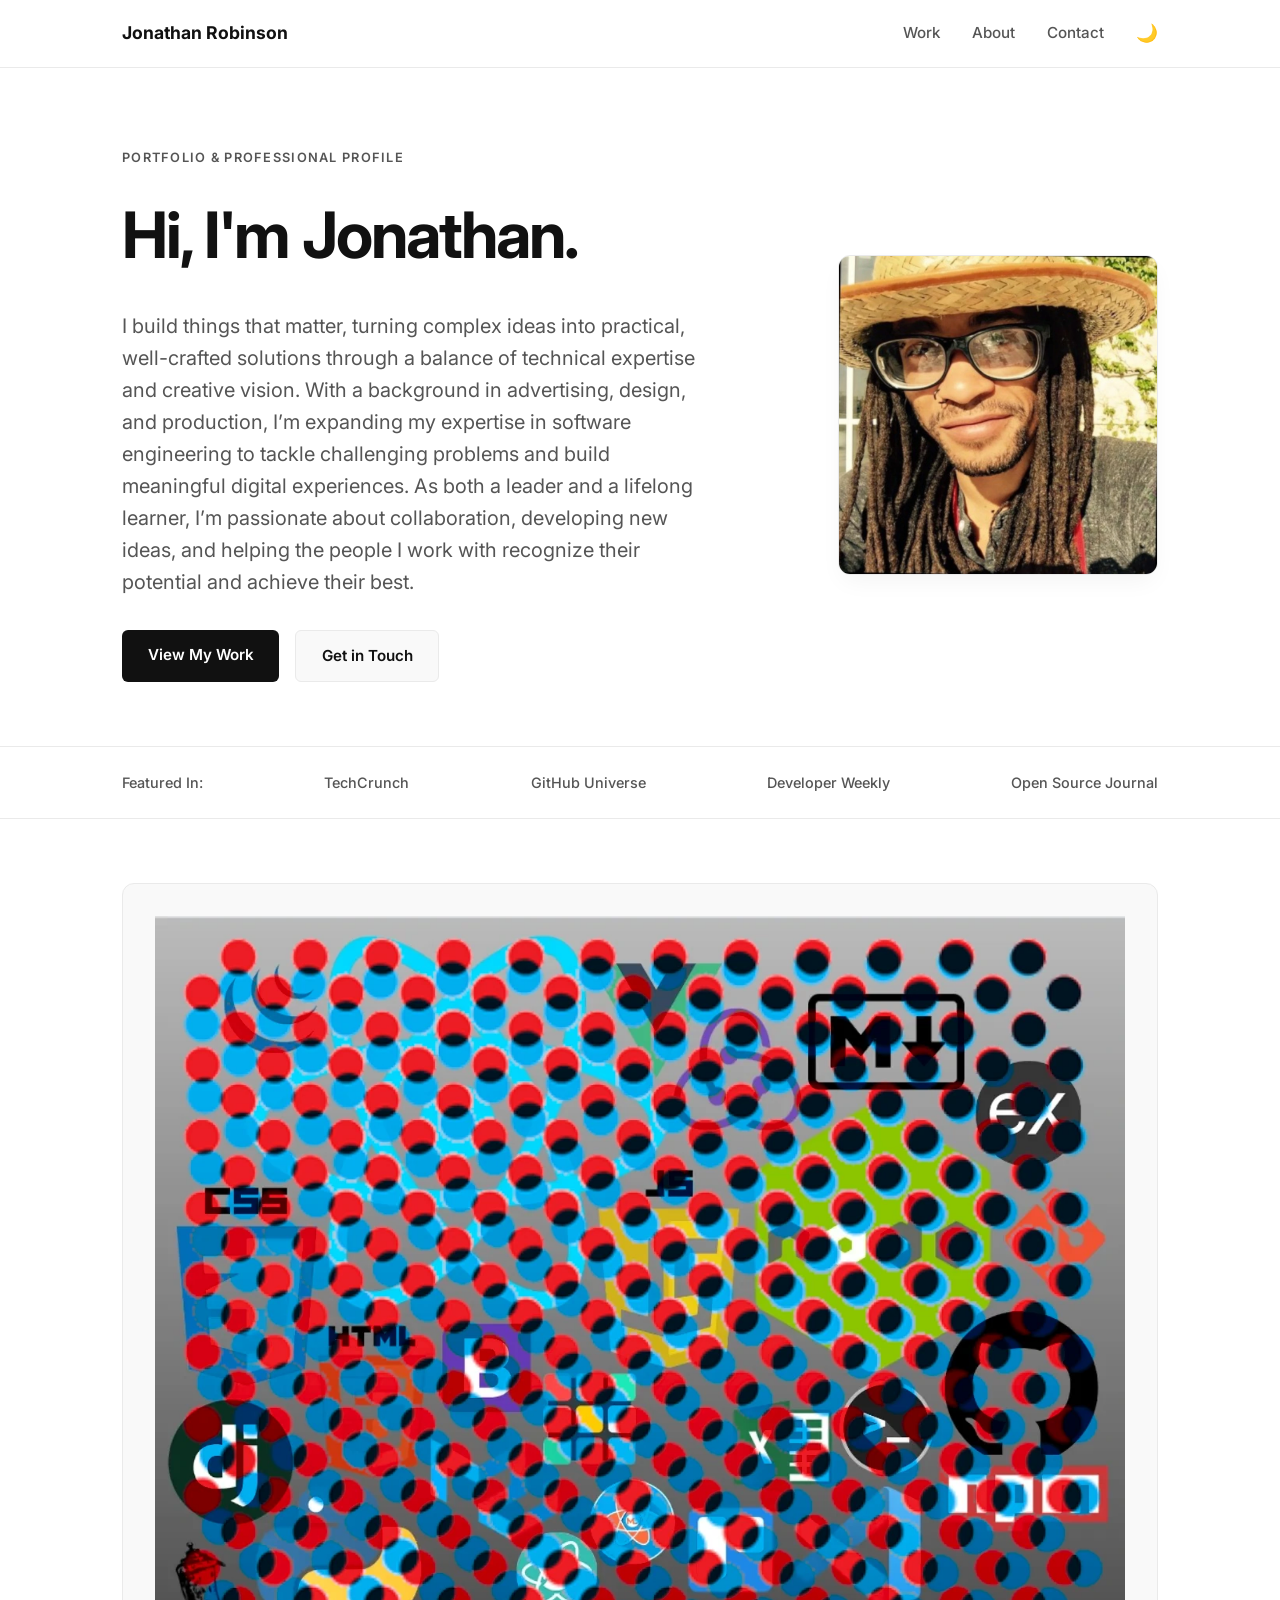
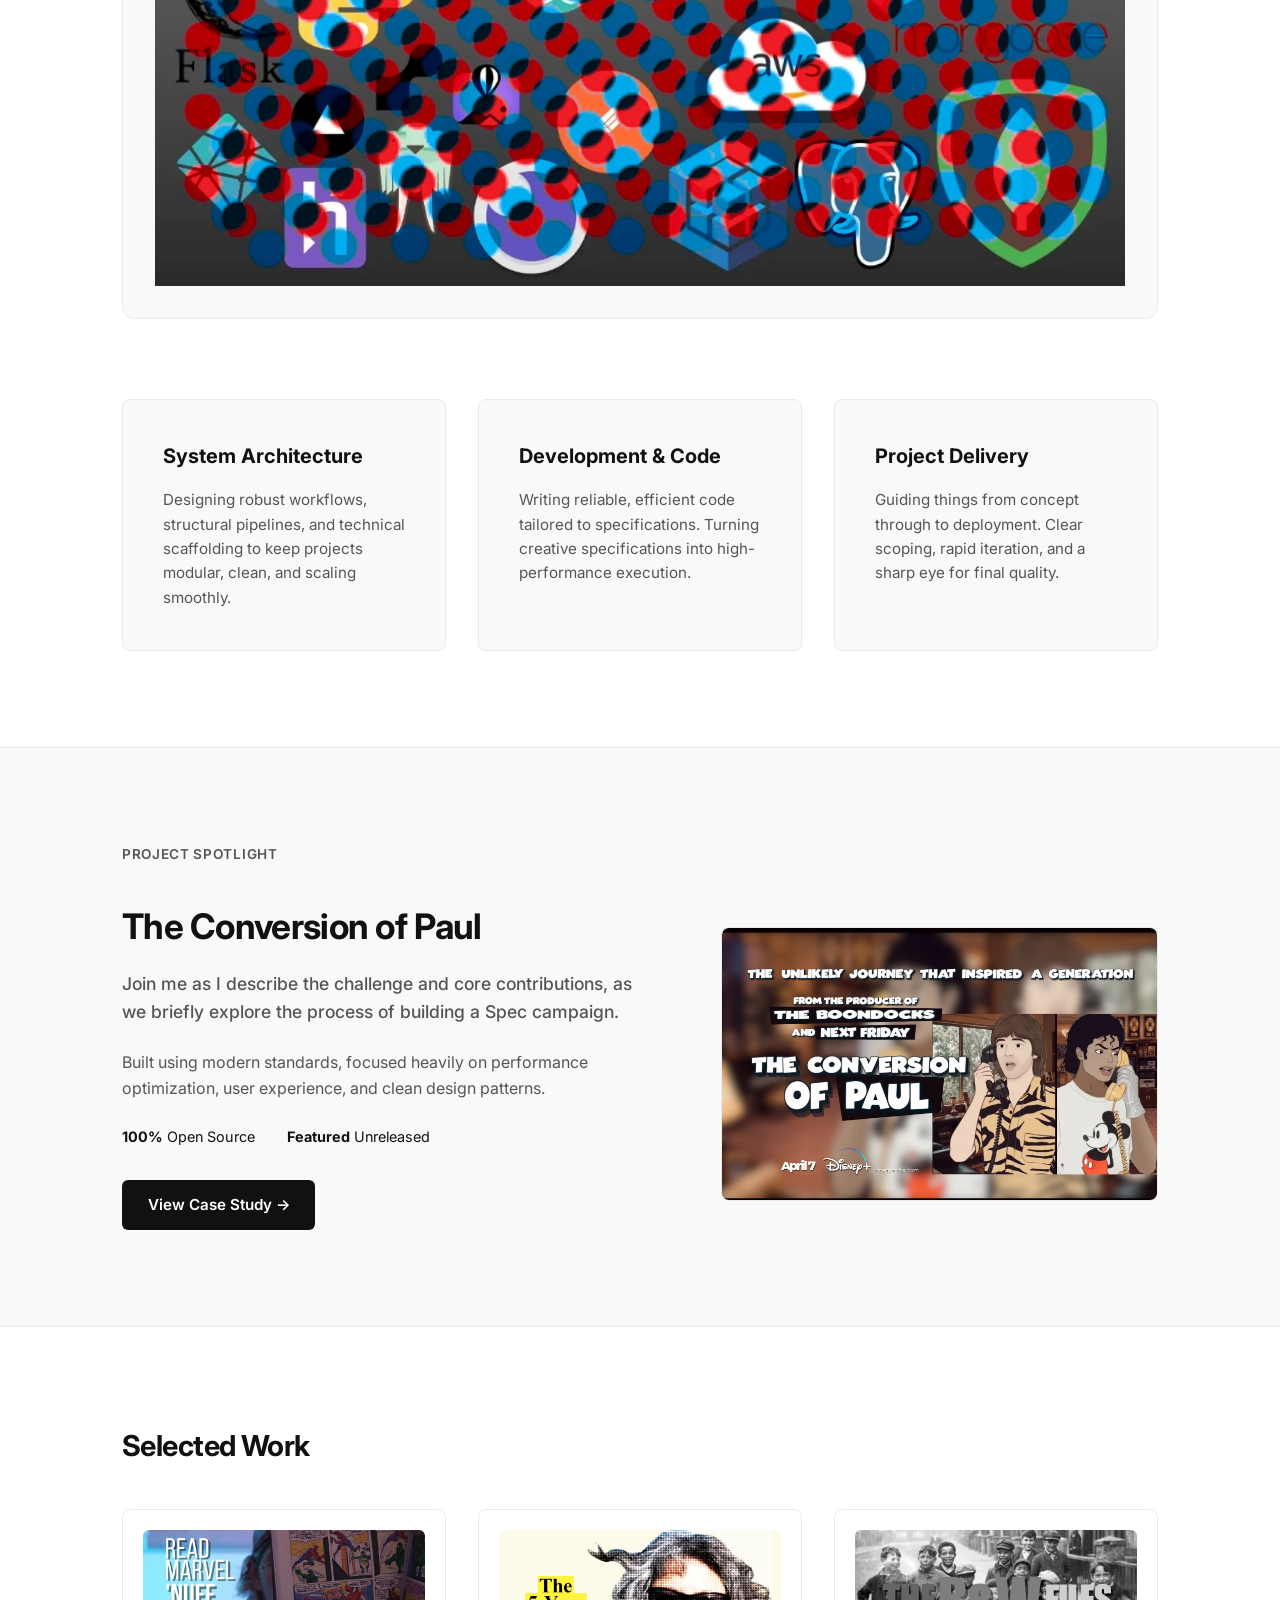
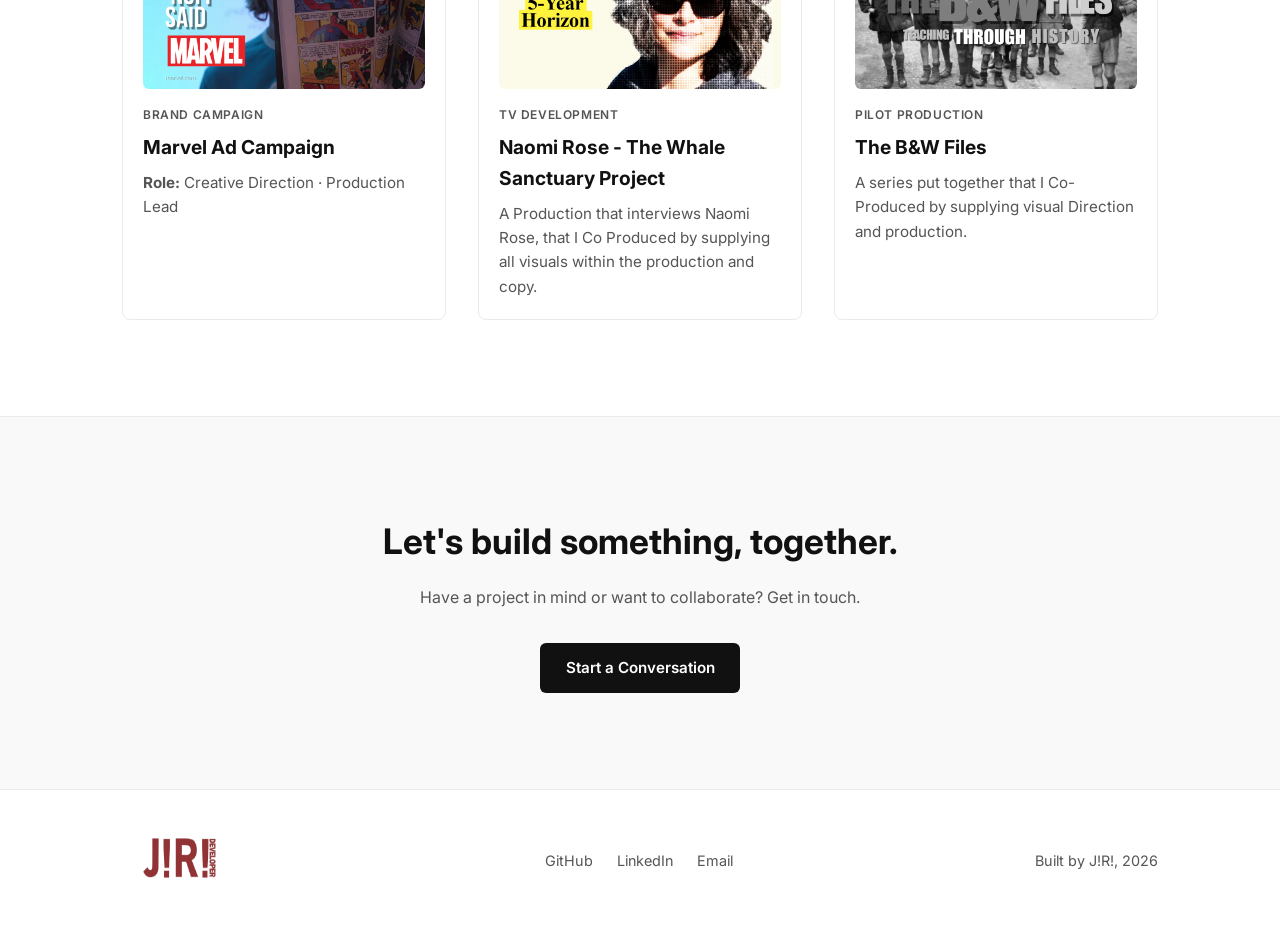
<file: index.html>
<!DOCTYPE html>
<html lang="en">
<head>
    <meta charset="UTF-8">
    <meta name="viewport" content="width=device-width, initial-scale=1.0">
    <title>Jonathan Robinson — Portfolio</title>
    <link rel="icon" type="image/png" href="favicon.png">
    <link rel="stylesheet" href="style.css">
    <link rel="preconnect" href="https://fonts.googleapis.com">
    <link rel="preconnect" href="https://fonts.gstatic.com" crossorigin>
    <link href="https://fonts.googleapis.com/css2?family=Inter:wght@300;400;500;600;700&display=swap" rel="stylesheet">
</head>
<body>

    <!-- Header / Navigation -->
    <header class="site-header">
        <div class="container nav-container">
            <a href="#" class="logo">Jonathan Robinson</a>
            <nav class="nav-links">
                <a href="work.html">Work</a>
                <a href="#about">About</a>
                <a href="#contact" class="nav-cta">Contact</a>
                <button id="theme-toggle" aria-label="Toggle dark mode">🌙</button>
            </nav>
        </div>
    </header>

    <main>
        <!-- Hero Section -->
        <section class="hero">
            <div class="container hero-container">
                <div class="hero-text">
                    <span class="sub-headline">Portfolio & Professional Profile</span>
                    <h1>Hi, I'm Jonathan.</h1>
                    <p class="hero-description">
                        I build things that matter, turning complex ideas into practical, well-crafted solutions through a balance of technical expertise and creative vision. With a background in advertising, design, and production, I’m expanding my expertise in software engineering to tackle challenging problems and build meaningful digital experiences. As both a leader and a lifelong learner, I’m passionate about collaboration, developing new ideas, and helping the people I work with recognize their potential and achieve their best.
                    </p>
                    <div class="hero-actions">
                        <a href="work.html" class="btn btn-primary">View My Work</a>
                        <a href="#contact" class="btn btn-secondary">Get in Touch</a>
                    </div>
                </div>

                <div class="hero-image">
                    <img src="profile.webp" alt="Jonathan Robinson" width="320" height="320">
                </div>
            </div>
        </section>

        <!-- Featured In Strip -->
        <section class="press-strip">
            <div class="container press-logos">
                <span>Featured In:</span>
                <span>TechCrunch</span>
                <span>GitHub Universe</span>
                <span>Developer Weekly</span>
                <span>Open Source Journal</span>
            </div>
        </section>
        <!-- Large Square Presentation Showcase (Image Only) -->
        <section class="presentation-showcase container">
            <div class="presentation-card">
                <div class="presentation-image-full">
                    <img src="1eyetest2.webp" alt="Featured Presentation Showcase" width="1000" height="1000">
                </div>
            </div>
        </section>

        <!-- Core Focus Areas -->
        <section class="services container">
            <div class="service-card">
                <h3>System Architecture</h3>
                <p>Designing robust workflows, structural pipelines, and technical scaffolding to keep projects modular, clean, and scaling smoothly.</p>
            </div>
            <div class="service-card">
                <h3>Development & Code</h3>
                <p>Writing reliable, efficient code tailored to specifications. Turning creative specifications into high-performance execution.</p>
            </div>
            <div class="service-card">
                <h3>Project Delivery</h3>
                <p>Guiding things from concept through to deployment. Clear scoping, rapid iteration, and a sharp eye for final quality.</p>
            </div>
        </section>

        <!-- Project Spotlight -->
        <section id="work" class="spotlight-section">
            <div class="container">
                <div class="section-tag">Project Spotlight</div>
                <div class="spotlight-grid">
                    <div class="spotlight-content">
                        <h2>The Conversion of Paul</h2>
                        <p class="spotlight-lead">
                            Join me as I describe the challenge and core contributions, as we briefly explore the process of building a Spec campaign.
                        </p>
                        <p>
                            Built using modern standards, focused heavily on performance optimization, user experience, and clean design patterns.
                        </p>
                        <div class="spotlight-stats">
                            <div><strong>100%</strong> Open Source</div>
                            <div><strong>Featured</strong> Unreleased</div>
                        </div>
                        <a href="https://github.com" target="_blank" class="btn btn-primary">View Case Study &rarr;</a>
                    </div>
                    <div class="spotlight-visual">
    <a href="work/conversion-of-paul.html" title="View The Conversion of Paul case study">
        <img src="1.conversion-of-paul-hero.webp" alt="The Conversion of Paul Preview" class="spotlight-img" width="600" height="375">
    </a>
</div>
                </div>
            </div>
        </section>

        
<!-- Selected Work Grid -->
<section class="selected-work container">
    <h3>Selected Work</h3>
    <div class="work-grid">

        <!-- Card 1: Marvel Ad Campaign -->
        <div class="work-item">
            <a href="work/marvelad.html" class="work-thumb-link">
                <img src="1-1.marvel Hero.webp"
                     alt="Marvel Campaign"
                     class="work-thumb-img"
                     width="400"
                     height="225">
            </a>
            <span class="work-category">Brand Campaign</span>
            <h4>
                <a href="work/marvelad.html">Marvel Ad Campaign</a>
            </h4>
            <p><strong>Role:</strong> Creative Direction · Production Lead</p>
        </div>

        <!-- Card 2: Naomi Rose -->
        <div class="work-item">
            <a href="work/project-two.html" class="work-thumb-link">
                <img src="hero 5 year horizon.webp"
                     alt="Project Two Preview"
                     class="work-thumb-img"
                     width="400"
                     height="225">
            </a>
            <span class="work-category">TV Development</span>
            <h4>
                <a href="work/project-two.html">Naomi Rose - The Whale Sanctuary Project</a>
            </h4>
            <p>A Production that interviews Naomi Rose, that I Co Produced by supplying all visuals within the production and copy.</p>
        </div>

        <!-- Card 3: The B&W Files -->
        <div class="work-item">
            <a href="work/project-three.html" class="work-thumb-link">
                <img src="hero the b&wfiles.webp"
                     alt="Project Three Preview"
                     class="work-thumb-img"
                     width="400"
                     height="225">
            </a>
            <span class="work-category">Pilot Production</span>
            <h4>
                <a href="work/project-three.html">The B&W Files</a>
            </h4>
            <p>A series put together that I Co-Produced by supplying visual Direction and production.</p>
        </div>

    </div>
</section>


        <!-- Contact Section -->
        <section id="contact" class="contact-section">
            <div class="container text-center">
                <h2>Let's build something, together.</h2>
                <p>Have a project in mind or want to collaborate? Get in touch.</p>
                <a href="mailto:jonathan.robinson33@yahoo.com" class="btn btn-primary">Start a Conversation</a>
            </div>
        </section>
    </main>

    <!-- Footer -->
<footer class="site-footer">
    <div class="container footer-flex">
        <!-- Logo replacement linked back to top/home -->
        <a href="#" class="footer-logo-link" title="Back to top">
            <img src="logo_front_JRR.webp" alt="Jonathan Robinson Logo" class="footer-logo-img" width="120" height="40">
        </a>
        <div class="social-links">
            <a href="https://github.com" target="_blank">GitHub</a>
            
<a href="https://www.linkedin.com/in/jonathan-robinson-a036a957/" target="_blank" rel="noopener noreferrer">LinkedIn</a>

            <a href="mailto:jonathan.robinson33@yahoo.com">Email</a>
        </div>
        <p class="copyright">Built by J!R!, 2026</p>
    </div>
</footer>

    <script>
        const toggleBtn = document.getElementById('theme-toggle');
        toggleBtn.addEventListener('click', () => {
            document.body.classList.toggle('dark-mode');
            toggleBtn.textContent = document.body.classList.contains('dark-mode') ? '☀️' : '🌙';
        });
    </script>
</body>
</html>
</file>
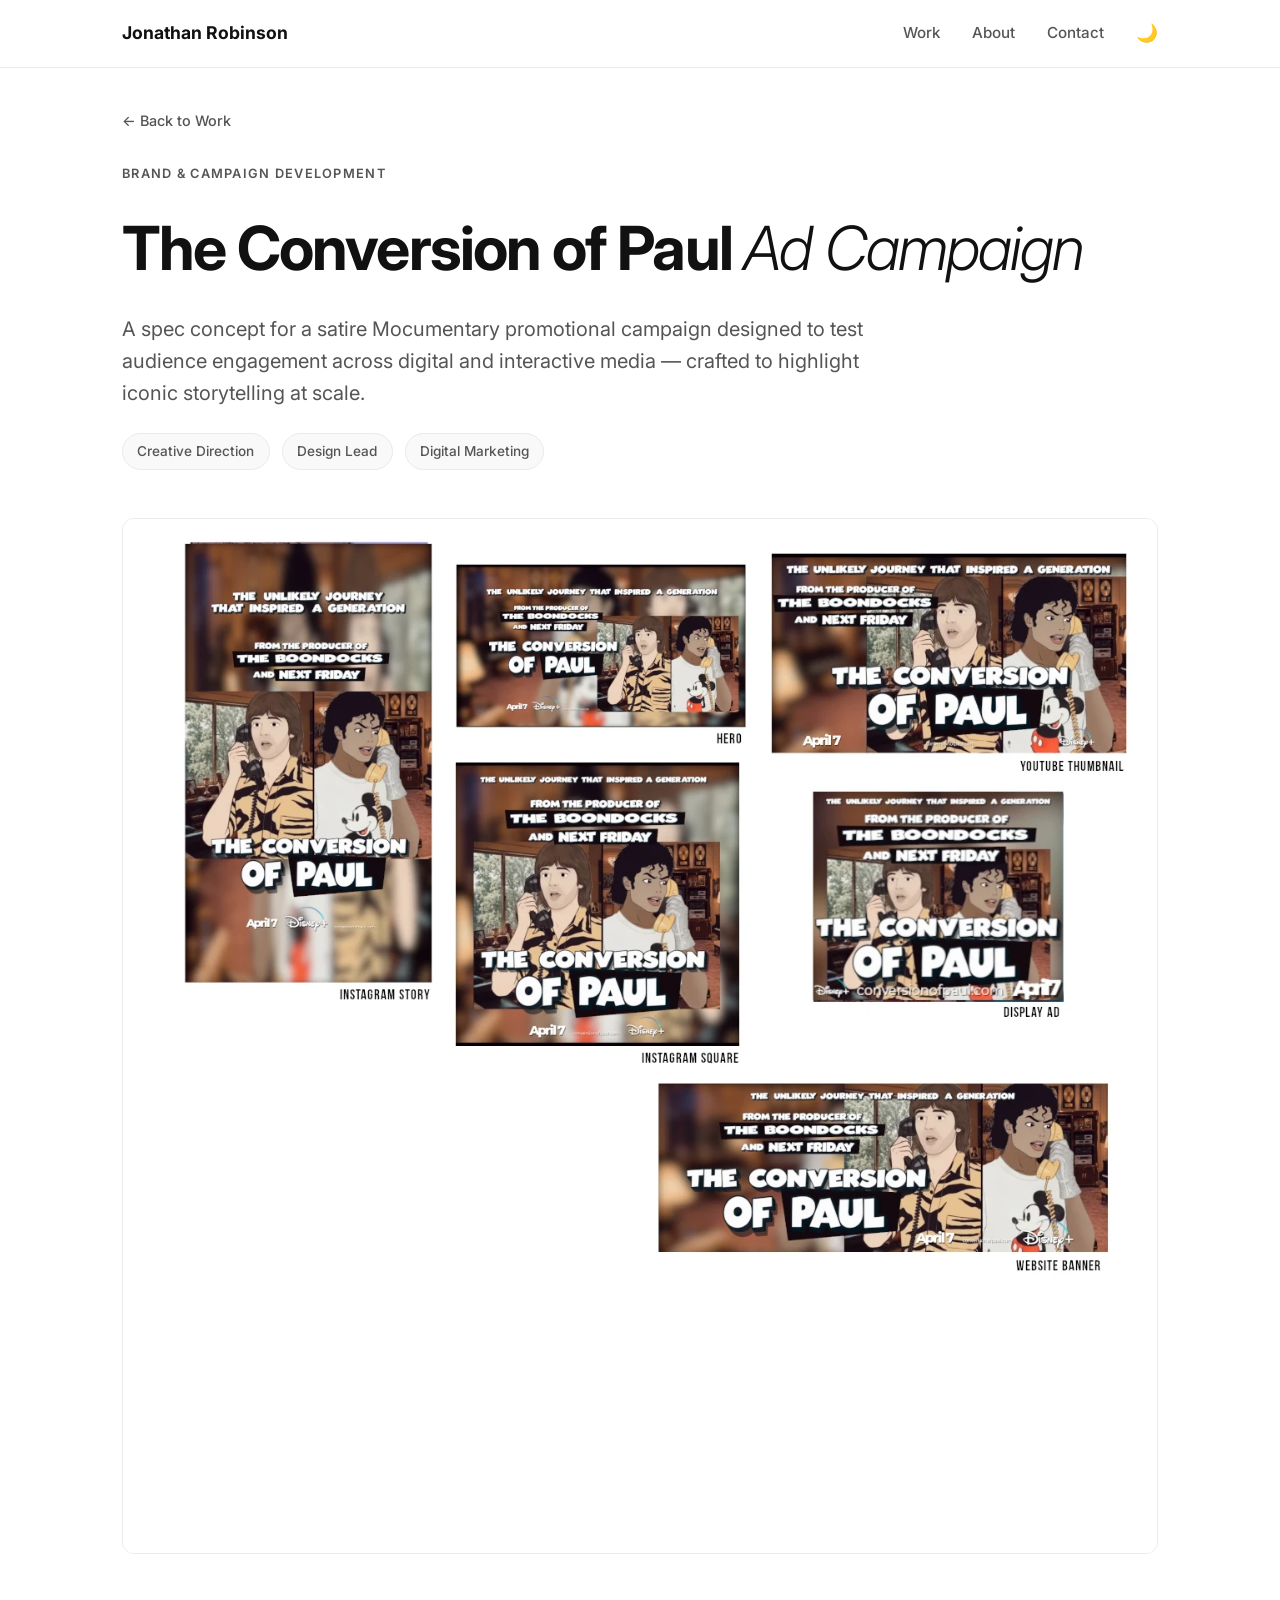
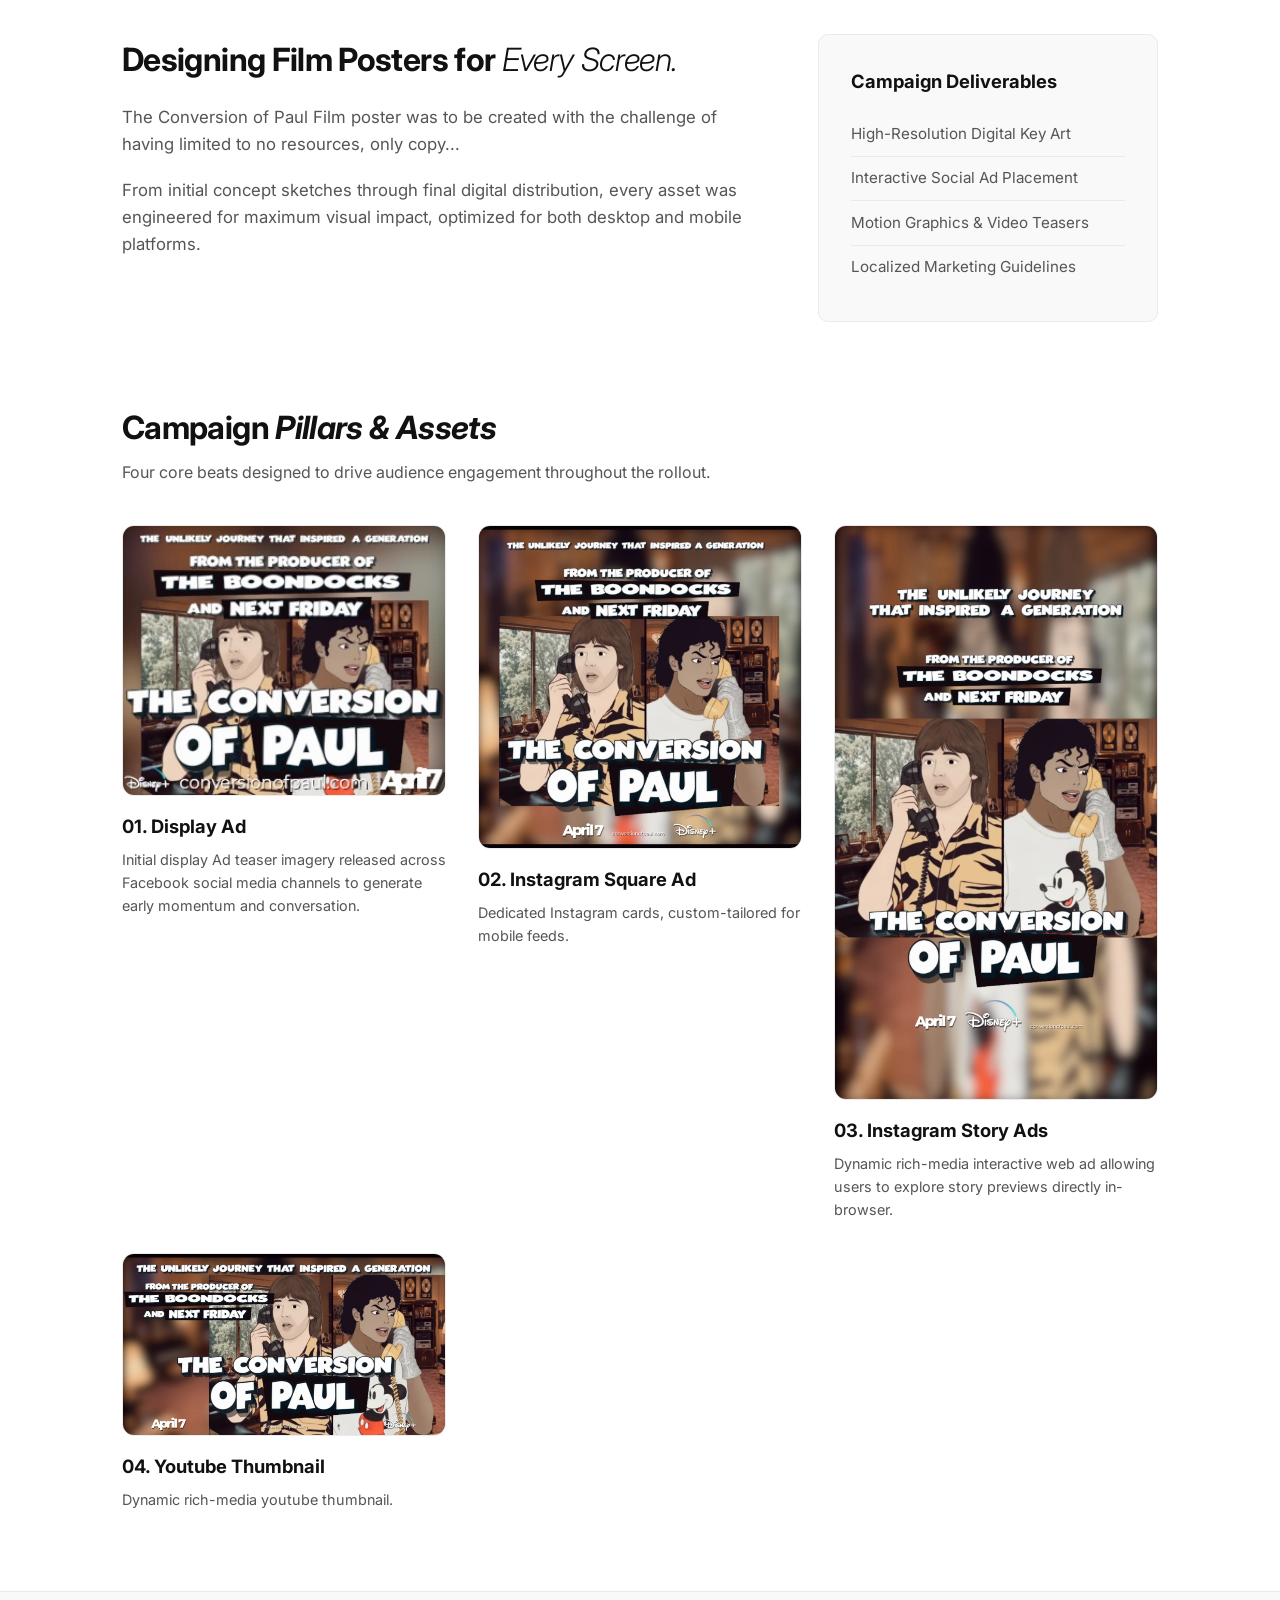
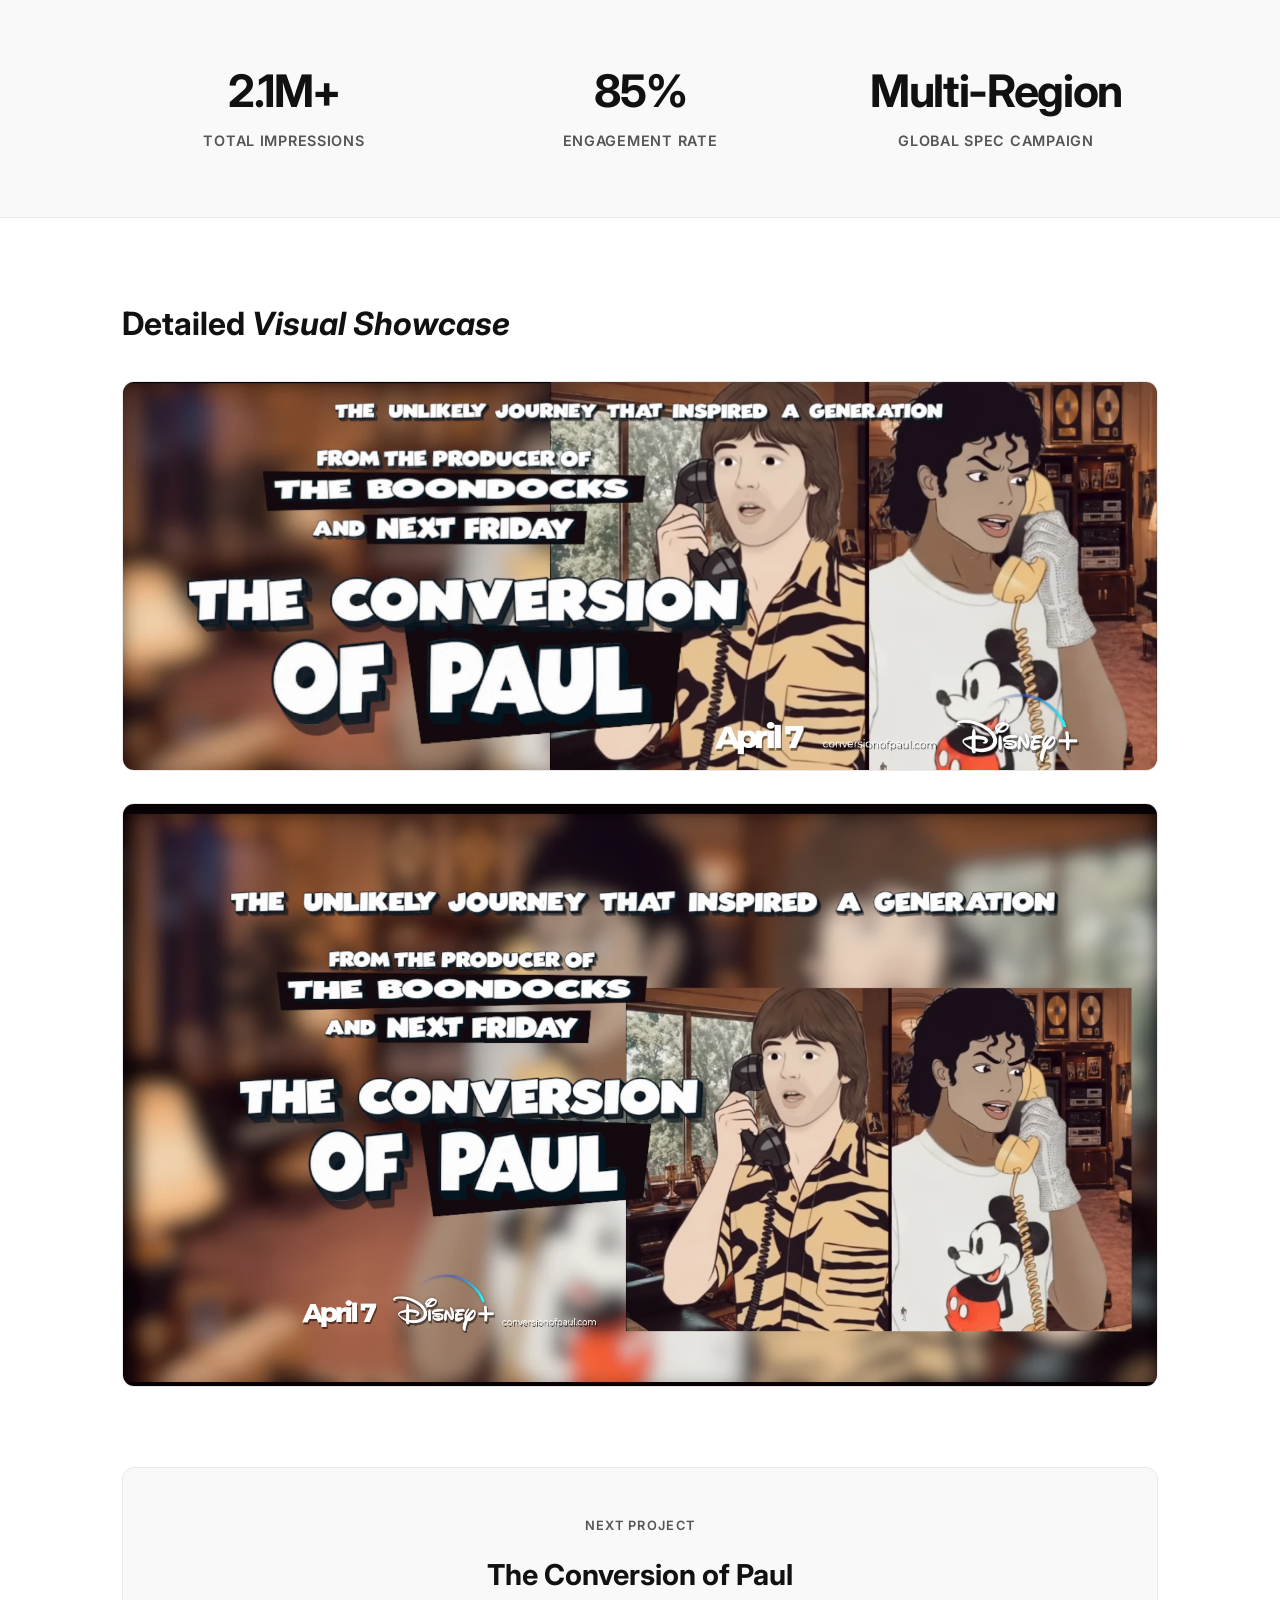
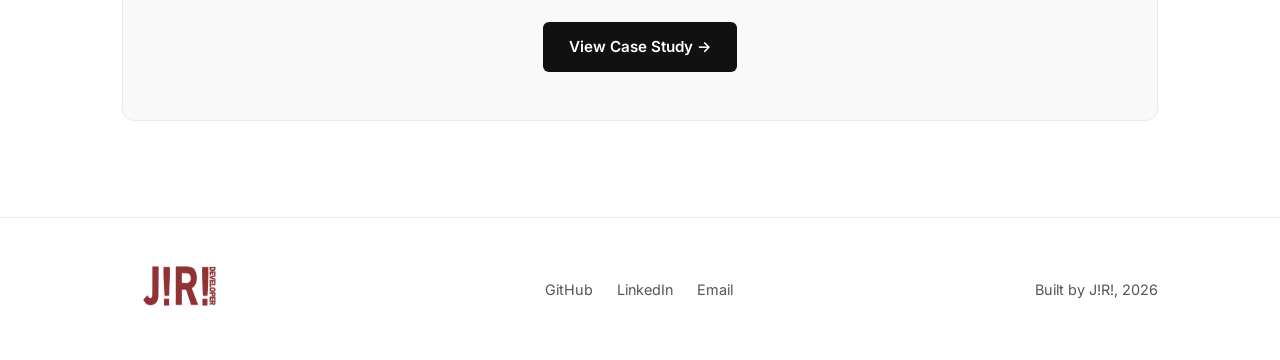
<file: work/conversion-of-paul.html>
<!DOCTYPE html>
<html lang="en">
<head>
    <meta charset="UTF-8">
    <meta name="viewport" content="width=device-width, initial-scale=1.0">
    <title>Marvel Campaign — Jonathan Robinson</title>
    <link rel="icon" type="image/png" href="../favicon.png">
    <!-- Relative path back up to root style.css -->
    <link rel="stylesheet" href="../style.css">
    <link rel="preconnect" href="https://fonts.googleapis.com">
    <link rel="preconnect" href="https://fonts.gstatic.com" crossorigin>
    <link href="https://fonts.googleapis.com/css2?family=Inter:wght@300;400;500;600;700&display=swap" rel="stylesheet">
</head>
<body>

    <!-- Header / Navigation -->
    <header class="site-header">
        <div class="container nav-container">
            <a href="../index.html" class="logo">Jonathan Robinson</a>
            <nav class="nav-links">
                <a href="../work.html" class="active">Work</a>
                <a href="../index.html#about">About</a>
                <a href="../index.html#contact" class="nav-cta">Contact</a>
                <button id="theme-toggle" aria-label="Toggle dark mode">🌙</button>
            </nav>
        </div>
    </header>

    <main class="case-study-main">
        
        <!-- Back Link Navigation -->
        <div class="container">
            <a href="../work.html" class="back-link">&larr; Back to Work</a>
        </div>

        <!-- Section 1: Hero Header -->
        <section class="case-hero container">
            <span class="sub-headline">Brand &amp; Campaign Development</span>
            <h1>The Conversion of Paul <em>Ad Campaign</em></h1>
            <p class="case-hero-lead">
                A spec concept for a satire Mocumentary promotional campaign designed to test audience engagement across digital and interactive media — crafted to highlight iconic storytelling at scale.
            </p>
            <div class="role-tags">
                <span class="role-badge">Creative Direction</span>
                <span class="role-badge">Design Lead</span>
                <span class="role-badge">Digital Marketing</span>
            </div>
        </section>

        <!-- Section 2: Image 1 (Large Feature Hero Banner) -->
        <section class="case-banner-section container">
            <div class="case-media-frame large-banner">                
                <img src="0.Paul Redemption1 showcase.webp" alt="The Conversion of Paul Ad Full showcase" width="1200" height="675">
            </div>
        </section>

        <!-- Section 3: Narrative & Campaign Breakdown -->
        <section class="case-body-section container">
            <div class="case-grid-split">
                <div class="case-copy">
                    <h2>Designing Film Posters for <em>Every Screen.</em></h2>
                    <p>
                        The Conversion of Paul Film poster was to be created with the challenge of having limited to no resources, only copy...
                    </p>
                    <p>
                        From initial concept sketches through final digital distribution, every asset was engineered for maximum visual impact, optimized for both desktop and mobile platforms.
                    </p>
                </div>
                <div class="case-sidebar-card">
                    <h3>Campaign Deliverables</h3>
                    <ul class="deliverables-list">
                        <li>High-Resolution Digital Key Art</li>
                        <li>Interactive Social Ad Placement</li>
                        <li>Motion Graphics &amp; Video Teasers</li>
                        <li>Localized Marketing Guidelines</li>
                    </ul>
                </div>
            </div>
        </section>

        <!-- Section 4: Images 2, 3, 4, 5 (4-Card Campaign Beats Grid) -->
        <section class="case-gallery-section container">
            <h2>Campaign <em>Pillars &amp; Assets</em></h2>
            <p class="section-subtext">Four core beats designed to drive audience engagement throughout the rollout.</p>
            
            <div class="case-beats-grid">
                <!-- Image 2 -->
                <div class="beat-card">
                    <div class="case-media-frame">
                        <img src="6.display ad paul conversion.webp" alt="The Conversion of Paul display Ad " width="1200" height="675">
                    </div>
                    <h3>01. Display Ad</h3>
                    <p>Initial display Ad teaser imagery released across Facebook social media channels to generate early momentum and conversation.</p>
                </div>

                <!-- Image 3 -->
                <div class="beat-card">
                    <div class="case-media-frame">
                        <img src="2.conversion of paul ad instagram sqare.webp" alt="The Conversion of Paul instagram square" width="600" height="375">
                    </div>
                    <h3>02. Instagram Square Ad</h3>
                    <p>Dedicated Instagram cards, custom-tailored for mobile feeds.</p>
                </div>

                <!-- Image 4 -->
                <div class="beat-card">
                    <div class="case-media-frame">
                        <img src="3.instagram story conversion of paul.webp" alt="The Conversion of Paul instagram story" width="600" height="375">
                    </div>
                    <h3>03. Instagram Story Ads</h3>
                    <p>Dynamic rich-media interactive web ad allowing users to explore story previews directly in-browser.</p>
                </div>

                <!-- Image 5 -->
                <div class="beat-card">
                    <div class="case-media-frame">
                        <img src="4.youtube thumbnail paul conversion.webp" alt="The Conversion of Paul youtube thumbnail" width="600" height="375">
                    </div>
                    <h3>04. Youtube Thumbnail</h3>
                    <p>Dynamic rich-media youtube thumbnail.</p>
                </div>
            </div>
        </section>

        <!-- Section 5: Campaign Impact Statistics -->
        <section class="case-stats-section">
            <div class="container stats-grid">
                <div class="stat-box">
                    <span class="stat-number">2.1M+</span>
                    <span class="stat-label">Total Impressions</span>
                </div>
                <div class="stat-box">
                    <span class="stat-number">85%</span>
                    <span class="stat-label">Engagement Rate</span>
                </div>
                <div class="stat-box">
                    <span class="stat-number">Multi-Region</span>
                    <span class="stat-label">Global Spec Campaign</span>
                </div>
            </div>
        </section>

        <!-- Section 6: Images 6 & 7 (Large Showcase Banners) -->
        <section class="case-showcase-section container">
            <h2>Detailed <em>Visual Showcase</em></h2>
            
            <!-- Image 6 -->
            <div class="case-media-frame large-banner showcase-margin">
                <img src="5.website Banner paul conversion.webp" alt="The Conversion of Paul large banner" width="1200" height="675">
            </div>

            <!-- Image 7 -->
            <div class="case-media-frame large-banner">                
                <img src="../1.conversion-of-paul-hero.webp" alt="The Conversion of Paul Hero Ad" width="1200" height="675">
            </div>
        </section>

        <!-- Section 7: Next Case Study Footer Link -->
        <section class="next-case-section container">
            <div class="next-case-box">
                <span class="sub-headline">Next Project</span>
                <h3>The Conversion of Paul</h3>
                <a href="conversion-of-paul.html" class="btn btn-primary">View Case Study &rarr;</a>
            </div>
        </section>

    </main>

    <!-- Footer with Logo in Bottom Left -->
<footer class="site-footer">
    <div class="container footer-flex">
        <a href="../index.html" class="footer-logo-link" title="Back to home">
            <img src="../logo_front_JRR.webp" alt="Jonathan Robinson Logo" class="footer-logo-img" width="120" height="40">
        </a>
        <div class="social-links">
            <a href="https://github.com" target="_blank">GitHub</a>
            <a href="https://linkedin.com" target="_blank">LinkedIn</a>
            <a href="mailto:your-email@example.com">Email</a>
        </div>
        <p class="copyright">Built by J!R!, 2026</p>
    </div>
</footer>

    <!-- Theme Toggle Script -->
    <script>
        const toggleBtn = document.getElementById('theme-toggle');
        toggleBtn.addEventListener('click', () => {
            document.body.classList.toggle('dark-mode');
            toggleBtn.textContent = document.body.classList.contains('dark-mode') ? '☀️' : '🌙';
        });
    </script>
</body>
</html>
</file>
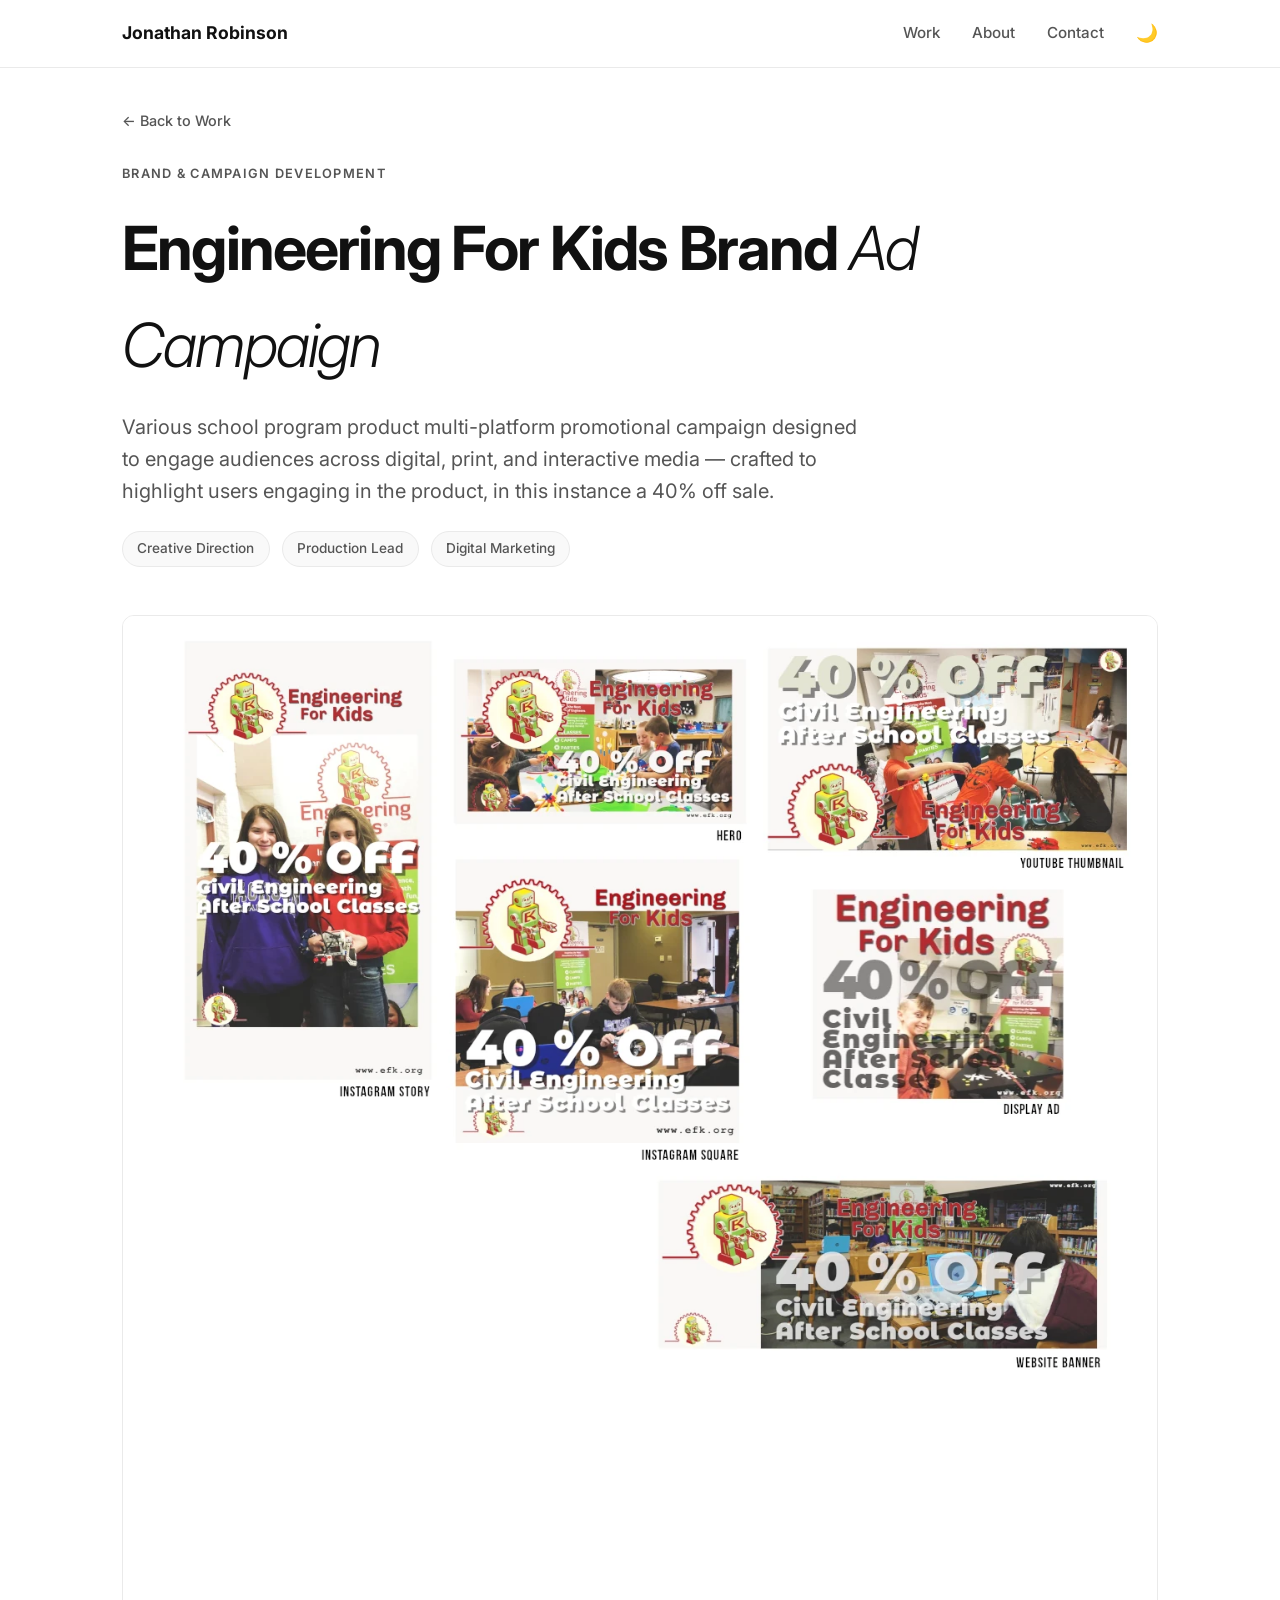
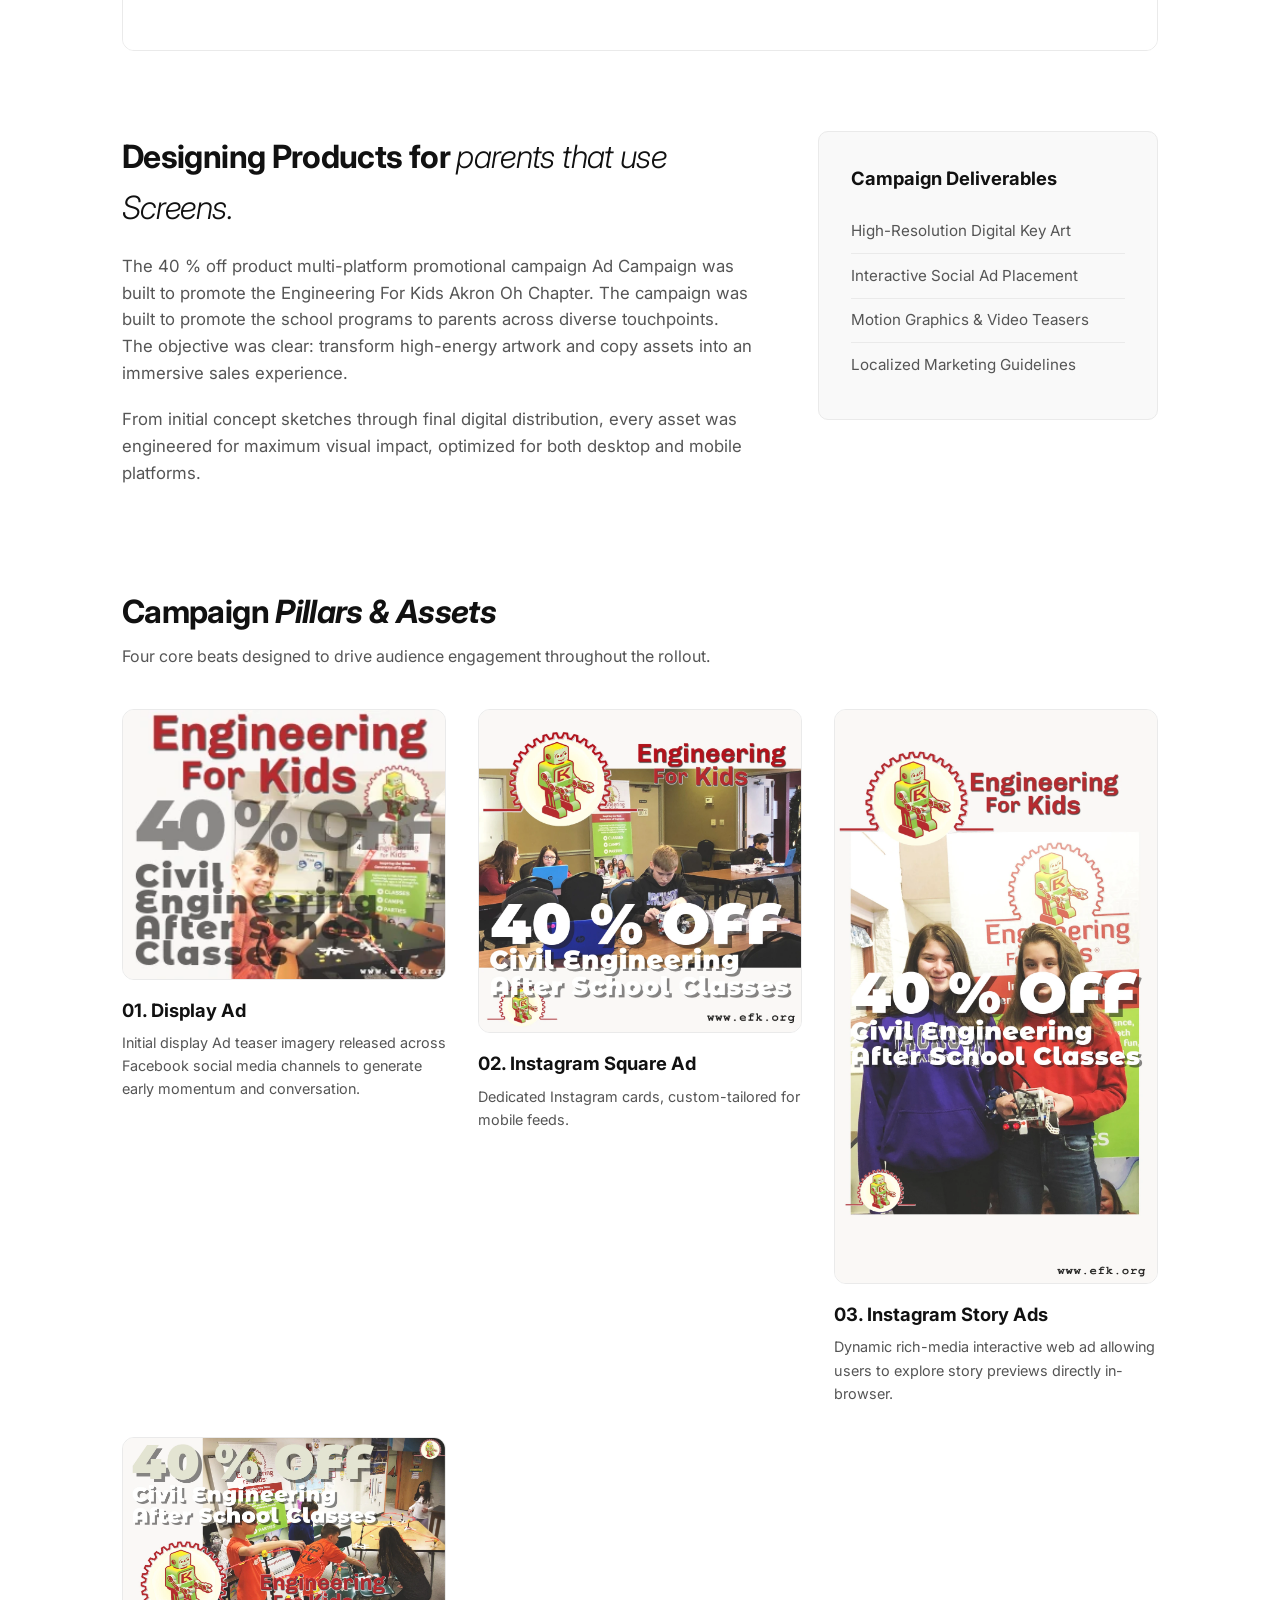
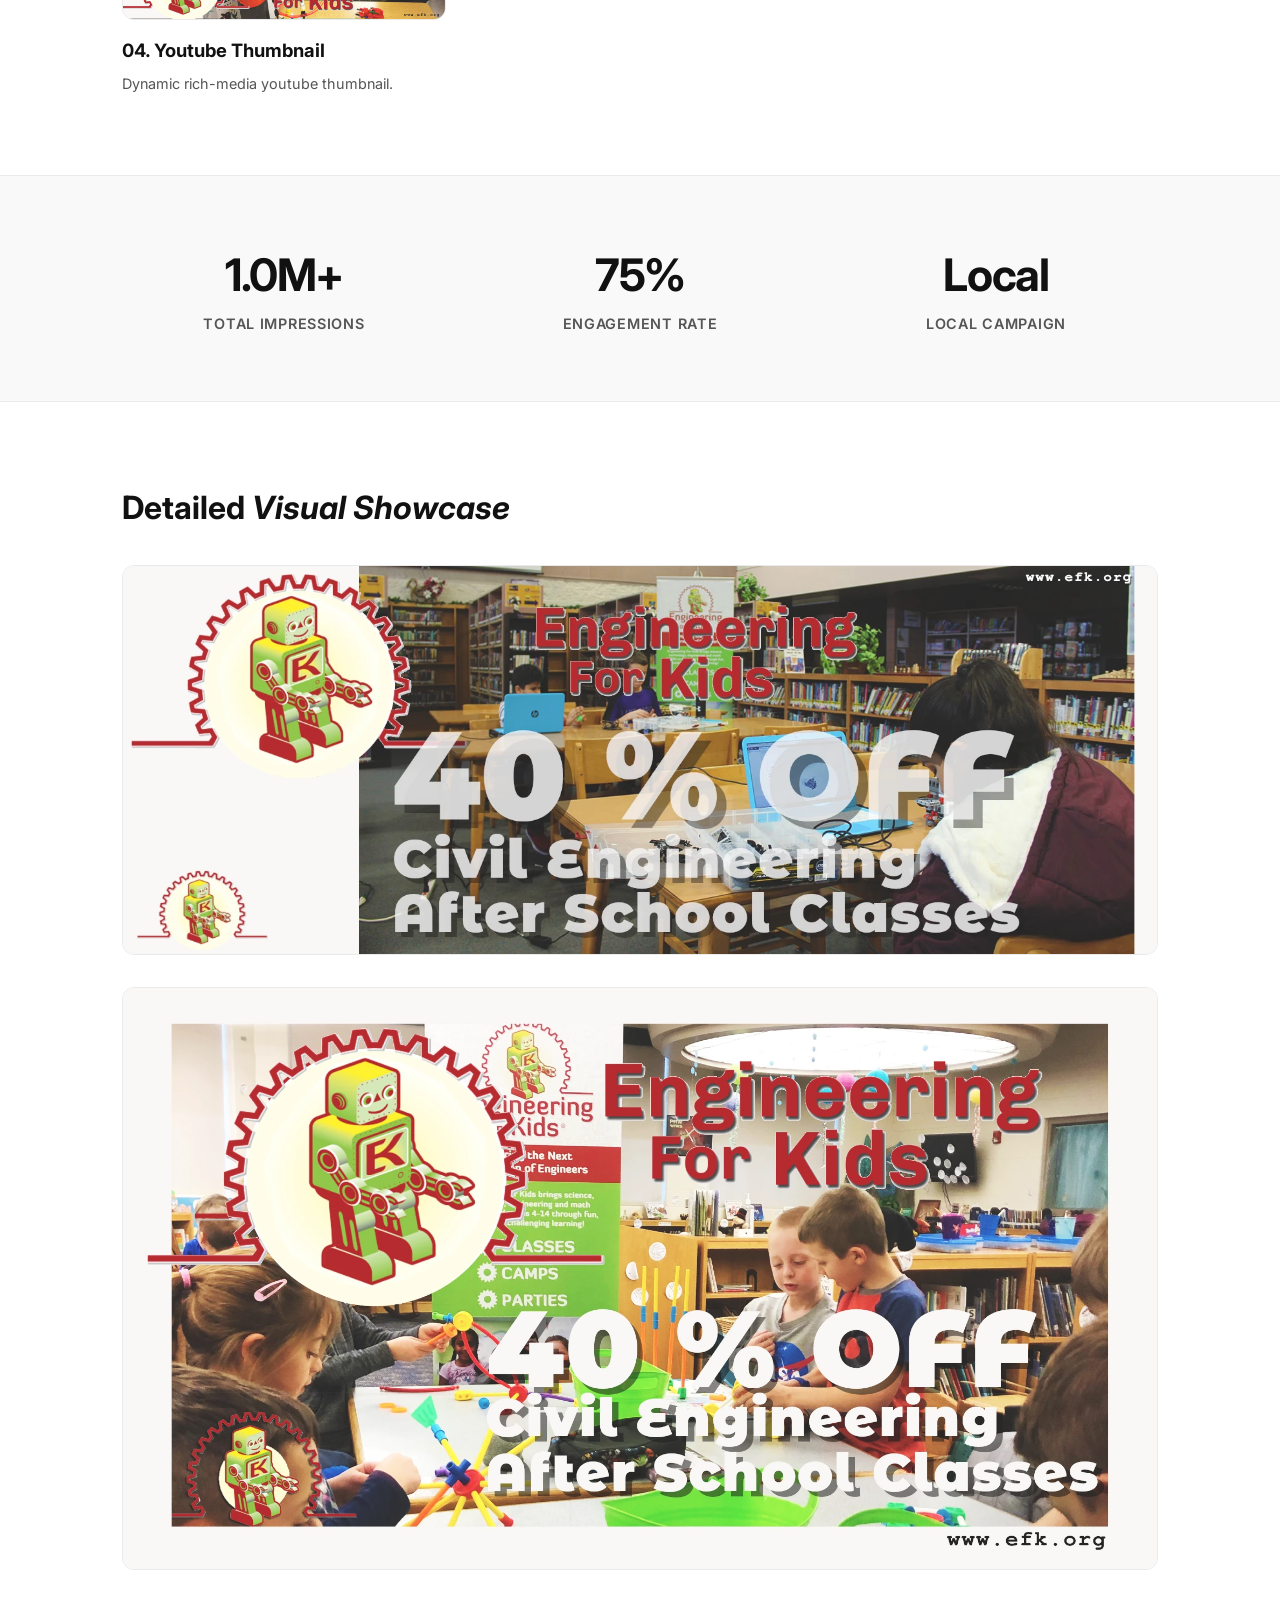
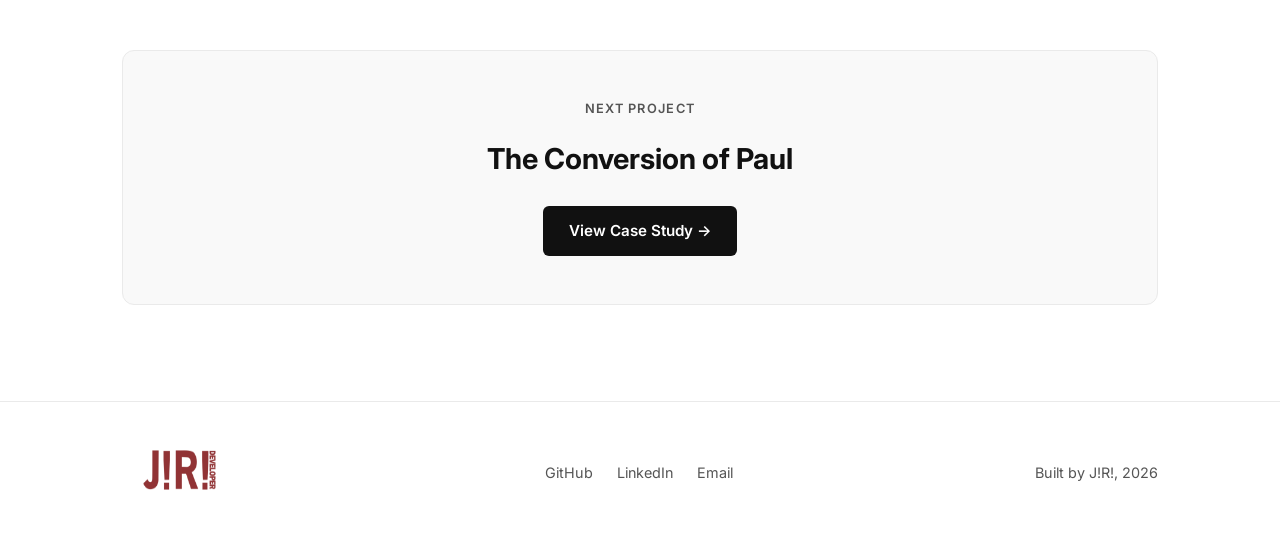
<file: work/efk1.html>
<!DOCTYPE html>
<html lang="en">
<head>
    <meta charset="UTF-8">
    <meta name="viewport" content="width=device-width, initial-scale=1.0">
    <title>Marvel Campaign — Jonathan Robinson</title>
    <link rel="icon" type="image/png" href="../favicon.png">
    <!-- Relative path back up to root style.css -->
    <link rel="stylesheet" href="../style.css">
    <link rel="preconnect" href="https://fonts.googleapis.com">
    <link rel="preconnect" href="https://fonts.gstatic.com" crossorigin>
    <link href="https://fonts.googleapis.com/css2?family=Inter:wght@300;400;500;600;700&display=swap" rel="stylesheet">
</head>
<body>

    <!-- Header / Navigation -->
    <header class="site-header">
        <div class="container nav-container">
            <a href="../index.html" class="logo">Jonathan Robinson</a>
            <nav class="nav-links">
                <a href="../work.html" class="active">Work</a>
                <a href="../index.html#about">About</a>
                <a href="../index.html#contact" class="nav-cta">Contact</a>
                <button id="theme-toggle" aria-label="Toggle dark mode">🌙</button>
            </nav>
        </div>
    </header>

    <main class="case-study-main">
        
        <!-- Back Link Navigation -->
        <div class="container">
            <a href="../work.html" class="back-link">&larr; Back to Work</a>
        </div>

        <!-- Section 1: Hero Header -->
        <section class="case-hero container">
            <span class="sub-headline">Brand &amp; Campaign Development</span>
            <h1>Engineering For Kids Brand <em>Ad Campaign</em></h1>
            <p class="case-hero-lead">
                Various school program product multi-platform promotional campaign designed to engage audiences across digital, print, and interactive media — crafted to highlight users engaging in the product, in this instance a 40% off sale.
            </p>
            <div class="role-tags">
                <span class="role-badge">Creative Direction</span>
                <span class="role-badge">Production Lead</span>
                <span class="role-badge">Digital Marketing</span>
            </div>
        </section>

        <!-- Section 2: Image 1 (Large Feature Hero Banner) -->
        <section class="case-banner-section container">
            <div class="case-media-frame large-banner">                
                <img src="0.EFK1 showcase.webp" alt="EFK showcaseFull Width Showcase " width="1200" height="675">
            </div>
        </section>

        <!-- Section 3: Narrative & Campaign Breakdown -->
        <section class="case-body-section container">
            <div class="case-grid-split">
                <div class="case-copy">
                    <h2>Designing Products for <em>parents that use Screens.</em></h2>
                    <p>
                        The 40 % off product multi-platform promotional campaign Ad Campaign was built to promote the Engineering For Kids Akron Oh Chapter. The campaign was built to promote the school programs to parents across diverse touchpoints. The objective was clear: transform high-energy artwork and copy assets into an immersive sales experience.
                    </p>
                    <p>
                        From initial concept sketches through final digital distribution, every asset was engineered for maximum visual impact, optimized for both desktop and mobile platforms.
                    </p>
                </div>
                <div class="case-sidebar-card">
                    <h3>Campaign Deliverables</h3>
                    <ul class="deliverables-list">
                        <li>High-Resolution Digital Key Art</li>
                        <li>Interactive Social Ad Placement</li>
                        <li>Motion Graphics &amp; Video Teasers</li>
                        <li>Localized Marketing Guidelines</li>
                    </ul>
                </div>
            </div>
        </section>

        <!-- Section 4: Images 2, 3, 4, 5 (4-Card Campaign Beats Grid) -->
        <section class="case-gallery-section container">
            <h2>Campaign <em>Pillars &amp; Assets</em></h2>
            <p class="section-subtext">Four core beats designed to drive audience engagement throughout the rollout.</p>
            
            <div class="case-beats-grid">
                <!-- Image 2 -->
                <div class="beat-card">
                    <div class="case-media-frame">
                        <img src="6.display ad EFK1.webp" alt="EFK display Ad" width="1200" height="675">
                    </div>
                    <h3>01. Display Ad</h3>
                    <p>Initial display Ad teaser imagery released across Facebook social media channels to generate early momentum and conversation.</p>
                </div>

                <!-- Image 3 -->
                <div class="beat-card">
                    <div class="case-media-frame">
                        <img src="2.EFK instagram sqare.webp" alt="EFK Ad instagram square" width="600" height="375">
                    </div>
                    <h3>02. Instagram Square Ad</h3>
                    <p>Dedicated Instagram cards, custom-tailored for mobile feeds.</p>
                </div>

                <!-- Image 4 -->
                <div class="beat-card">
                    <div class="case-media-frame">
                        <img src="3.instagram story EFK.webp" alt="EFK Ad instagram story" width="600" height="375">
                    </div>
                    <h3>03. Instagram Story Ads</h3>
                    <p>Dynamic rich-media interactive web ad allowing users to explore story previews directly in-browser.</p>
                </div>

                <!-- Image 5 -->
                <div class="beat-card">
                    <div class="case-media-frame">
                        <img src="4.youtube thumbnail EFK1.webp" alt="EFK Ad youtube thumbnail" width="600" height="375">
                    </div>
                    <h3>04. Youtube Thumbnail</h3>
                    <p>Dynamic rich-media youtube thumbnail.</p>
                </div>
            </div>
        </section>

        <!-- Section 5: Campaign Impact Statistics -->
        <section class="case-stats-section">
            <div class="container stats-grid">
                <div class="stat-box">
                    <span class="stat-number">1.0M+</span>
                    <span class="stat-label">Total Impressions</span>
                </div>
                <div class="stat-box">
                    <span class="stat-number">75%</span>
                    <span class="stat-label">Engagement Rate</span>
                </div>
                <div class="stat-box">
                    <span class="stat-number">Local</span>
                    <span class="stat-label">Local Campaign</span>
                </div>
            </div>
        </section>

        <!-- Section 6: Images 6 & 7 (Large Showcase Banners) -->
        <section class="case-showcase-section container">
            <h2>Detailed <em>Visual Showcase</em></h2>
            
            <!-- Image 6 -->
            <div class="case-media-frame large-banner showcase-margin">
                <img src="5.website Banner EFK1.webp" alt="EFK Ad website banner" width="1200" height="675">
            </div>

            <!-- Image 7 -->
            <div class="case-media-frame large-banner">                
                <img src="1.hero EFK.webp" alt="Marvel Campaign Hero Banner" width="1200" height="675">
            </div>
        </section>

        <!-- Section 7: Next Case Study Footer Link -->
        <section class="next-case-section container">
            <div class="next-case-box">
                <span class="sub-headline">Next Project</span>
                <h3>The Conversion of Paul</h3>
                <a href="conversion-of-paul.html" class="btn btn-primary">View Case Study &rarr;</a>
            </div>
        </section>

    </main>

    <!-- Footer with Logo in Bottom Left -->
<footer class="site-footer">
    <div class="container footer-flex">
        <a href="../index.html" class="footer-logo-link" title="Back to home">
            <img src="../logo_front_JRR.webp" alt="Jonathan Robinson Logo" class="footer-logo-img" width="120" height="40">
        </a>
        <div class="social-links">
            <a href="https://github.com" target="_blank">GitHub</a>
            <a href="https://linkedin.com" target="_blank">LinkedIn</a>
            <a href="mailto:your-email@example.com">Email</a>
        </div>
        <p class="copyright">Built by J!R!, 2026</p>
    </div>
</footer>

    <!-- Theme Toggle Script -->
    <script>
        const toggleBtn = document.getElementById('theme-toggle');
        toggleBtn.addEventListener('click', () => {
            document.body.classList.toggle('dark-mode');
            toggleBtn.textContent = document.body.classList.contains('dark-mode') ? '☀️' : '🌙';
        });
    </script>
</body>
</html>
</file>
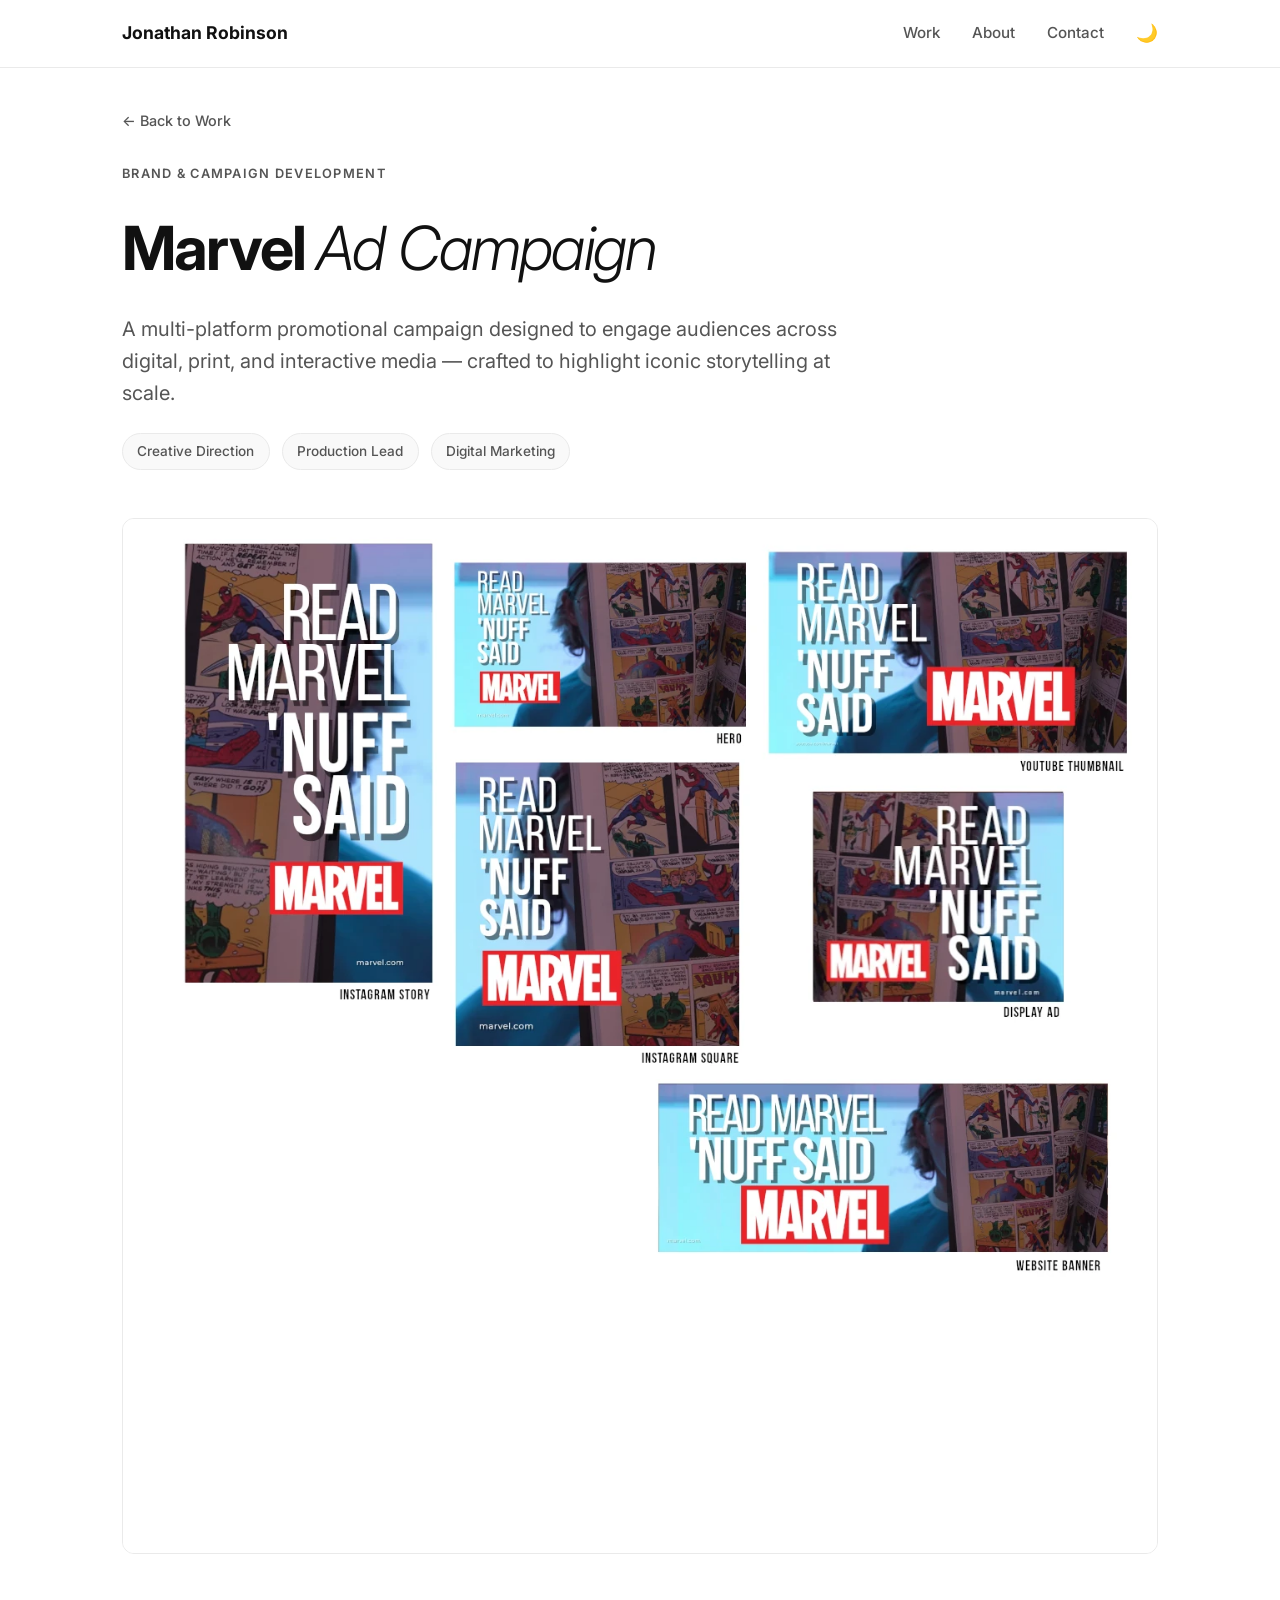
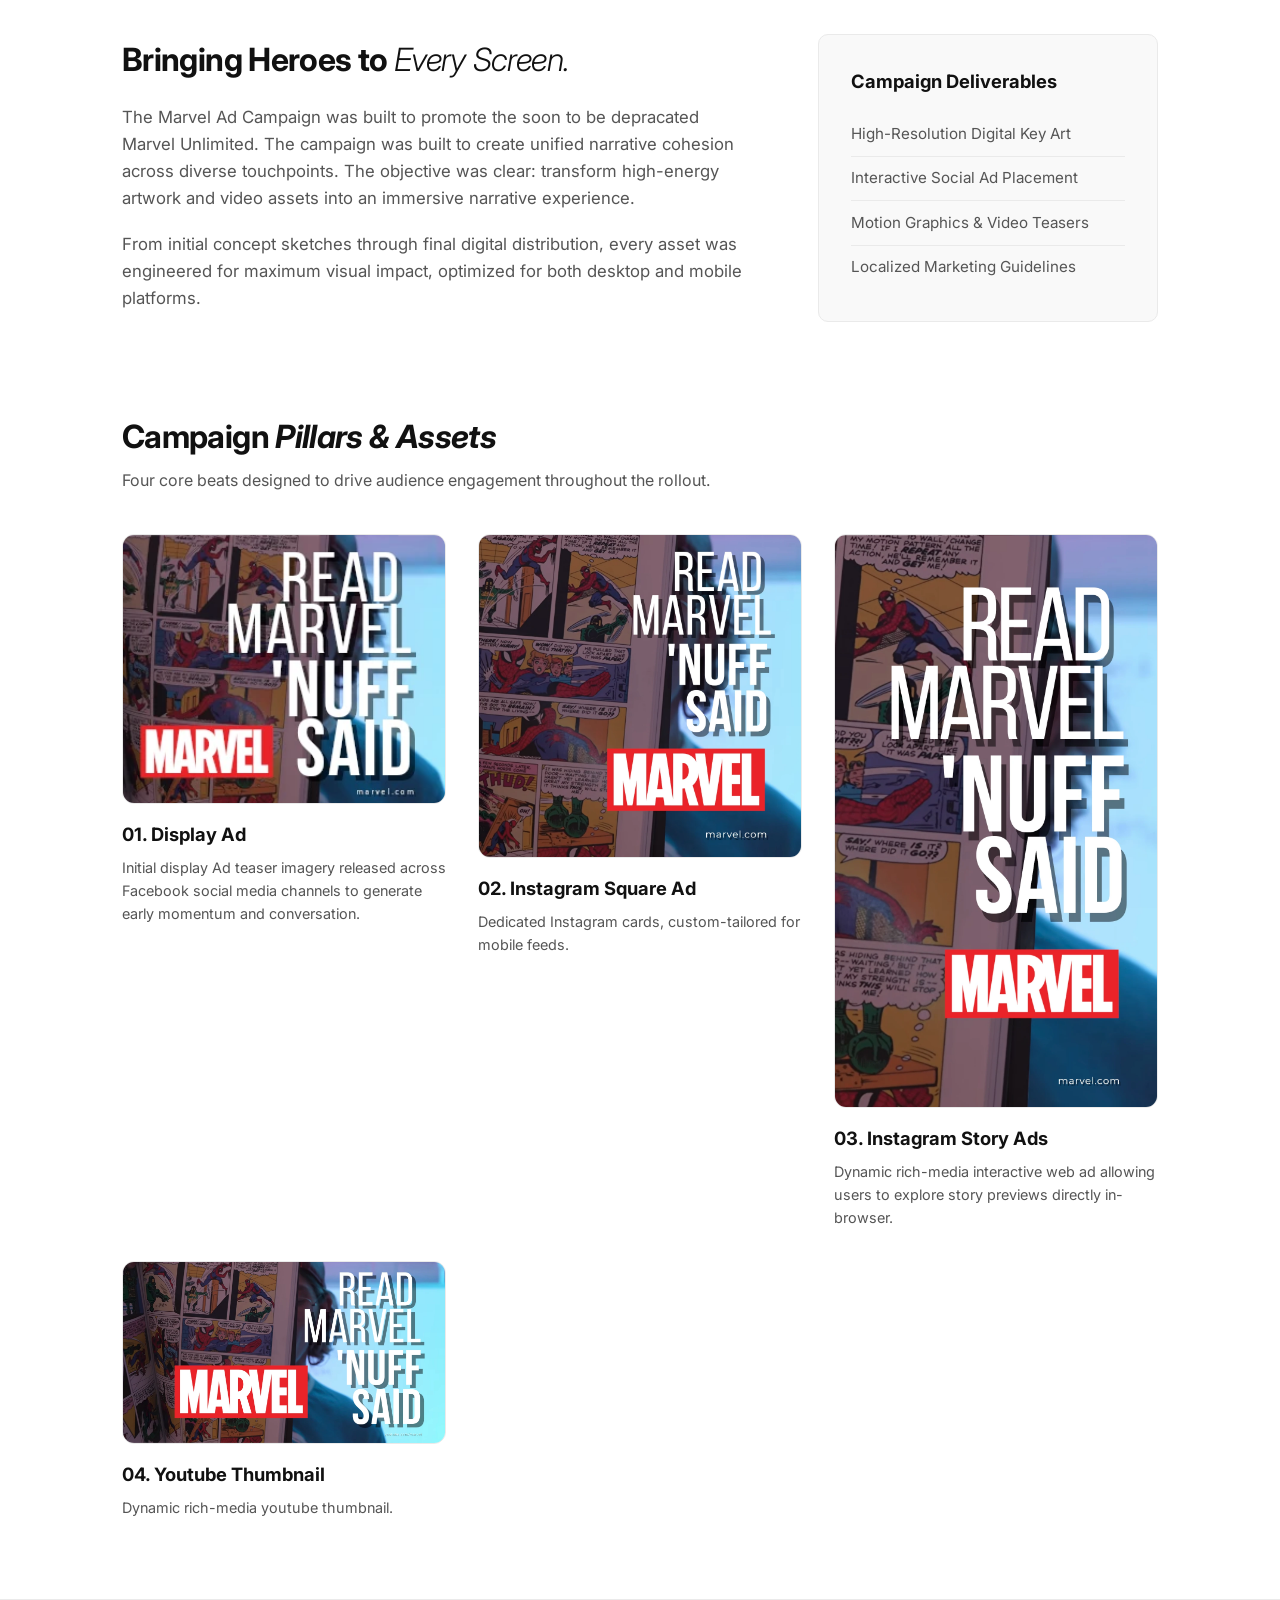
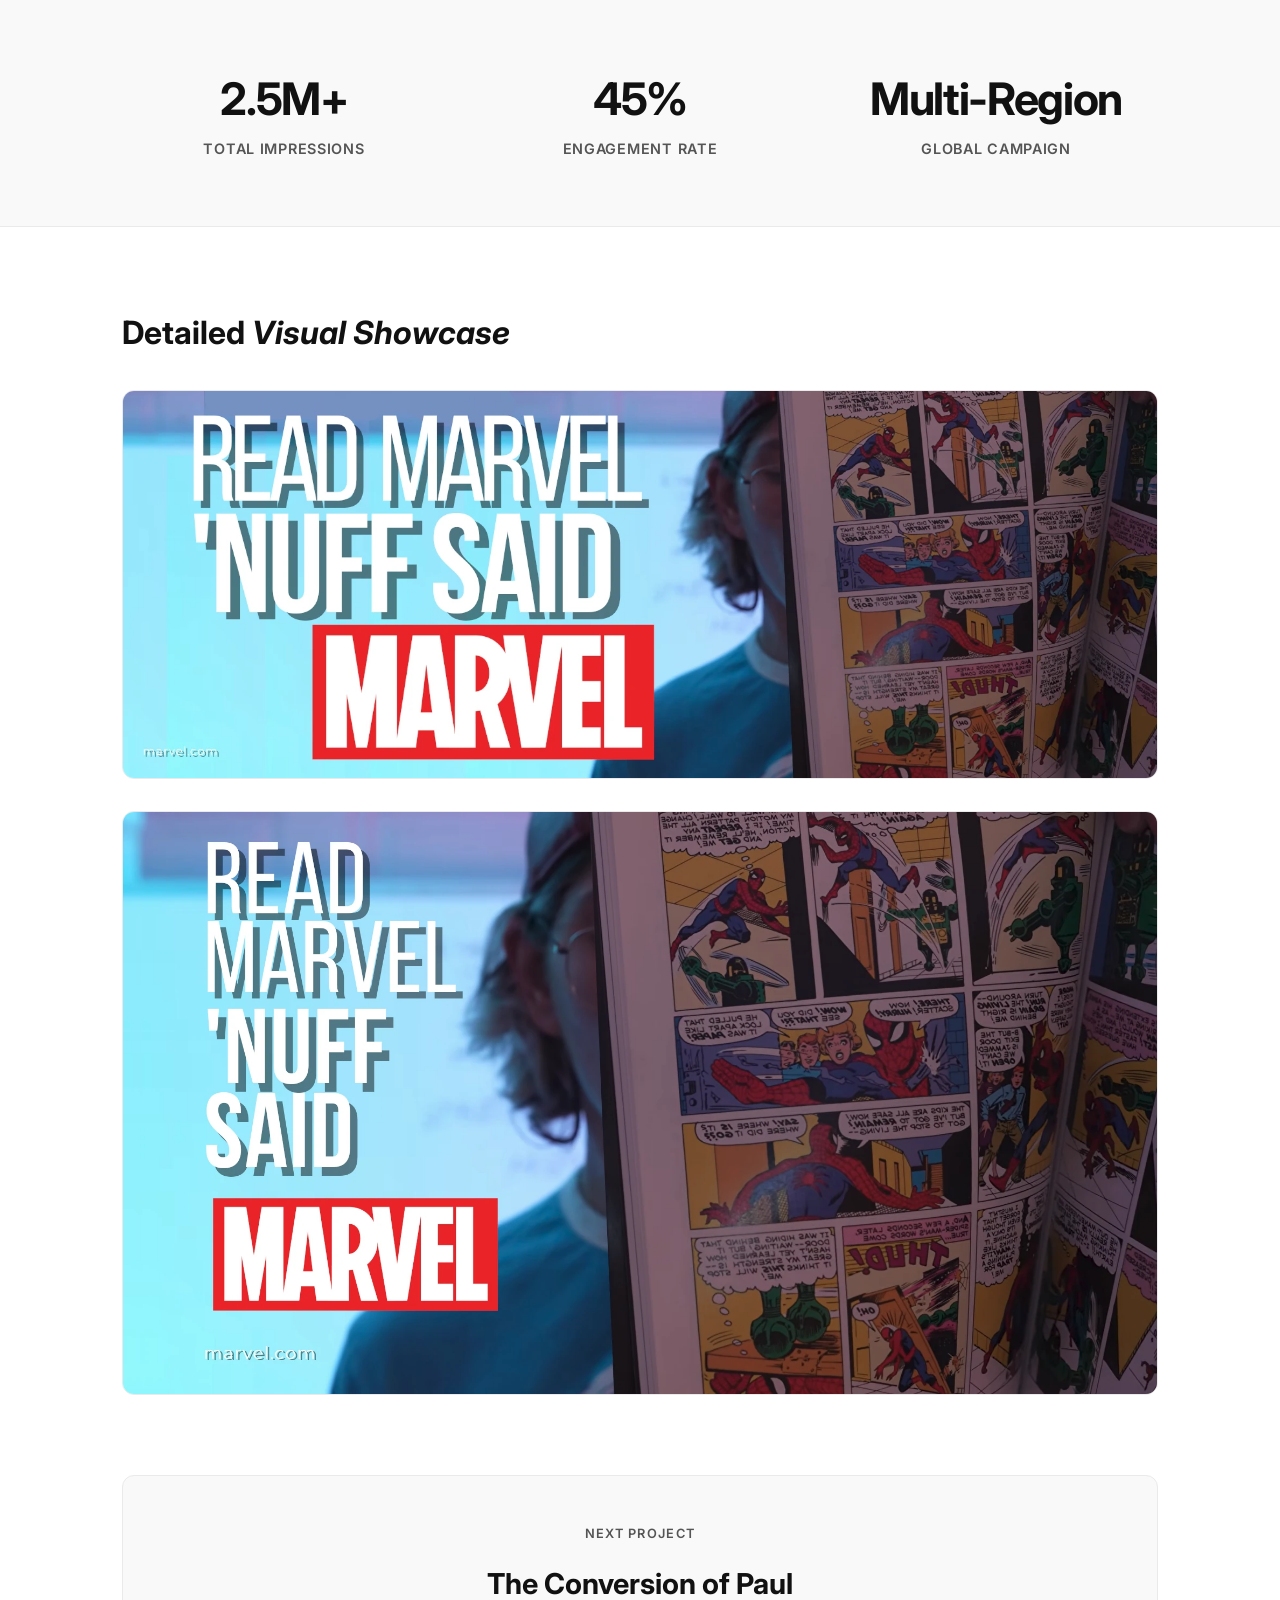
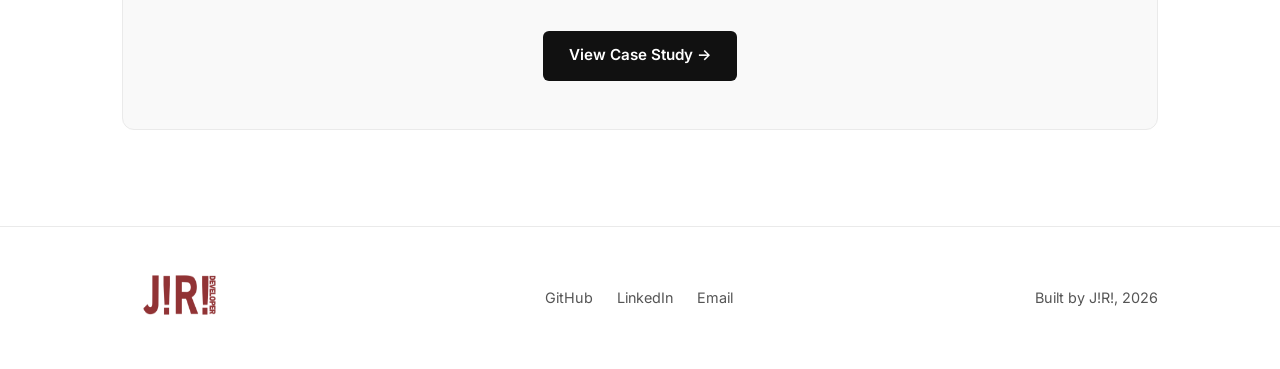
<file: work/marvelad.html>
<!DOCTYPE html>
<html lang="en">
<head>
    <meta charset="UTF-8">
    <meta name="viewport" content="width=device-width, initial-scale=1.0">
    <title>Marvel Campaign — Jonathan Robinson</title>
    <link rel="icon" type="image/png" href="../favicon.png">
    <!-- Relative path back up to root style.css -->
    <link rel="stylesheet" href="../style.css">
    <link rel="preconnect" href="https://fonts.googleapis.com">
    <link rel="preconnect" href="https://fonts.gstatic.com" crossorigin>
    <link href="https://fonts.googleapis.com/css2?family=Inter:wght@300;400;500;600;700&display=swap" rel="stylesheet">
</head>
<body>

    <!-- Header / Navigation -->
    <header class="site-header">
        <div class="container nav-container">
            <a href="../index.html" class="logo">Jonathan Robinson</a>
            <nav class="nav-links">
                <a href="../work.html" class="active">Work</a>
                <a href="../index.html#about">About</a>
                <a href="../index.html#contact" class="nav-cta">Contact</a>
                <button id="theme-toggle" aria-label="Toggle dark mode">🌙</button>
            </nav>
        </div>
    </header>

    <main class="case-study-main">
        
        <!-- Back Link Navigation -->
        <div class="container">
            <a href="../work.html" class="back-link">&larr; Back to Work</a>
        </div>

        <!-- Section 1: Hero Header -->
        <section class="case-hero container">
            <span class="sub-headline">Brand &amp; Campaign Development</span>
            <h1>Marvel <em>Ad Campaign</em></h1>
            <p class="case-hero-lead">
                A multi-platform promotional campaign designed to engage audiences across digital, print, and interactive media — crafted to highlight iconic storytelling at scale.
            </p>
            <div class="role-tags">
                <span class="role-badge">Creative Direction</span>
                <span class="role-badge">Production Lead</span>
                <span class="role-badge">Digital Marketing</span>
            </div>
        </section>

        <!-- Section 2: Image 1 (Large Feature Hero Banner) -->
        <section class="case-banner-section container">
            <div class="case-media-frame large-banner">                
                <img src="0.Marvel1 showcase.webp" alt="Marvel Ad Full Width Showcase 2" width="1200" height="675">
            </div>
        </section>

        <!-- Section 3: Narrative & Campaign Breakdown -->
        <section class="case-body-section container">
            <div class="case-grid-split">
                <div class="case-copy">
                    <h2>Bringing Heroes to <em>Every Screen.</em></h2>
                    <p>
                        The Marvel Ad Campaign was built to promote the soon to be depracated Marvel Unlimited. The campaign was built to create unified narrative cohesion across diverse touchpoints. The objective was clear: transform high-energy artwork and video assets into an immersive narrative experience.
                    </p>
                    <p>
                        From initial concept sketches through final digital distribution, every asset was engineered for maximum visual impact, optimized for both desktop and mobile platforms.
                    </p>
                </div>
                <div class="case-sidebar-card">
                    <h3>Campaign Deliverables</h3>
                    <ul class="deliverables-list">
                        <li>High-Resolution Digital Key Art</li>
                        <li>Interactive Social Ad Placement</li>
                        <li>Motion Graphics &amp; Video Teasers</li>
                        <li>Localized Marketing Guidelines</li>
                    </ul>
                </div>
            </div>
        </section>

        <!-- Section 4: Images 2, 3, 4, 5 (4-Card Campaign Beats Grid) -->
        <section class="case-gallery-section container">
            <h2>Campaign <em>Pillars &amp; Assets</em></h2>
            <p class="section-subtext">Four core beats designed to drive audience engagement throughout the rollout.</p>
            
            <div class="case-beats-grid">
                <!-- Image 2 -->
                <div class="beat-card">
                    <div class="case-media-frame">
                        <img src="6.display Ad right justify.webp" alt="Marvel Ad Full Width Showcase 2" width="1200" height="675">
                    </div>
                    <h3>01. Display Ad</h3>
                    <p>Initial display Ad teaser imagery released across Facebook social media channels to generate early momentum and conversation.</p>
                </div>

                <!-- Image 3 -->
                <div class="beat-card">
                    <div class="case-media-frame">
                        <img src="2.marvel ad right justified instagram sqare.webp" alt="Character Spotlights" width="600" height="375">
                    </div>
                    <h3>02. Instagram Square Ad</h3>
                    <p>Dedicated Instagram cards, custom-tailored for mobile feeds.</p>
                </div>

                <!-- Image 4 -->
                <div class="beat-card">
                    <div class="case-media-frame">
                        <img src="3.instagram story right justify.webp" alt="Interactive Display" width="600" height="375">
                    </div>
                    <h3>03. Instagram Story Ads</h3>
                    <p>Dynamic rich-media interactive web ad allowing users to explore story previews directly in-browser.</p>
                </div>

                <!-- Image 5 -->
                <div class="beat-card">
                    <div class="case-media-frame">
                        <img src="4.youtube thumbnail right justify.webp" alt="Key Art Poster" width="600" height="375">
                    </div>
                    <h3>04. Youtube Thumbnail</h3>
                    <p>Dynamic rich-media youtube thumbnail.</p>
                </div>
            </div>
        </section>

        <!-- Section 5: Campaign Impact Statistics -->
        <section class="case-stats-section">
            <div class="container stats-grid">
                <div class="stat-box">
                    <span class="stat-number">2.5M+</span>
                    <span class="stat-label">Total Impressions</span>
                </div>
                <div class="stat-box">
                    <span class="stat-number">45%</span>
                    <span class="stat-label">Engagement Rate</span>
                </div>
                <div class="stat-box">
                    <span class="stat-number">Multi-Region</span>
                    <span class="stat-label">Global Campaign</span>
                </div>
            </div>
        </section>

        <!-- Section 6: Images 6 & 7 (Large Showcase Banners) -->
        <section class="case-showcase-section container">
            <h2>Detailed <em>Visual Showcase</em></h2>
            
            <!-- Image 6 -->
            <div class="case-media-frame large-banner showcase-margin">
                <img src="5.website Banner left justify.webp" alt="Marvel Ad Full Width Showcase 1" width="1200" height="675">
            </div>

            <!-- Image 7 -->
            <div class="case-media-frame large-banner">                
                <img src="../1-1.marvel Hero.webp" alt="Marvel Campaign Hero Banner" width="1200" height="675">
            </div>
        </section>

        <!-- Section 7: Next Case Study Footer Link -->
        <section class="next-case-section container">
            <div class="next-case-box">
                <span class="sub-headline">Next Project</span>
                <h3>The Conversion of Paul</h3>
                <a href="conversion-of-paul.html" class="btn btn-primary">View Case Study &rarr;</a>
            </div>
        </section>

    </main>

    <!-- Footer with Logo in Bottom Left -->
<footer class="site-footer">
    <div class="container footer-flex">
        <a href="../index.html" class="footer-logo-link" title="Back to home">
            <img src="../logo_front_JRR.webp" alt="Jonathan Robinson Logo" class="footer-logo-img" width="120" height="40">
        </a>
        <div class="social-links">
            <a href="https://github.com" target="_blank">GitHub</a>
            <a href="https://linkedin.com" target="_blank">LinkedIn</a>
            <a href="mailto:your-email@example.com">Email</a>
        </div>
        <p class="copyright">Built by J!R!, 2026</p>
    </div>
</footer>

    <!-- Theme Toggle Script -->
    <script>
        const toggleBtn = document.getElementById('theme-toggle');
        toggleBtn.addEventListener('click', () => {
            document.body.classList.toggle('dark-mode');
            toggleBtn.textContent = document.body.classList.contains('dark-mode') ? '☀️' : '🌙';
        });
    </script>
</body>
</html>
</file>
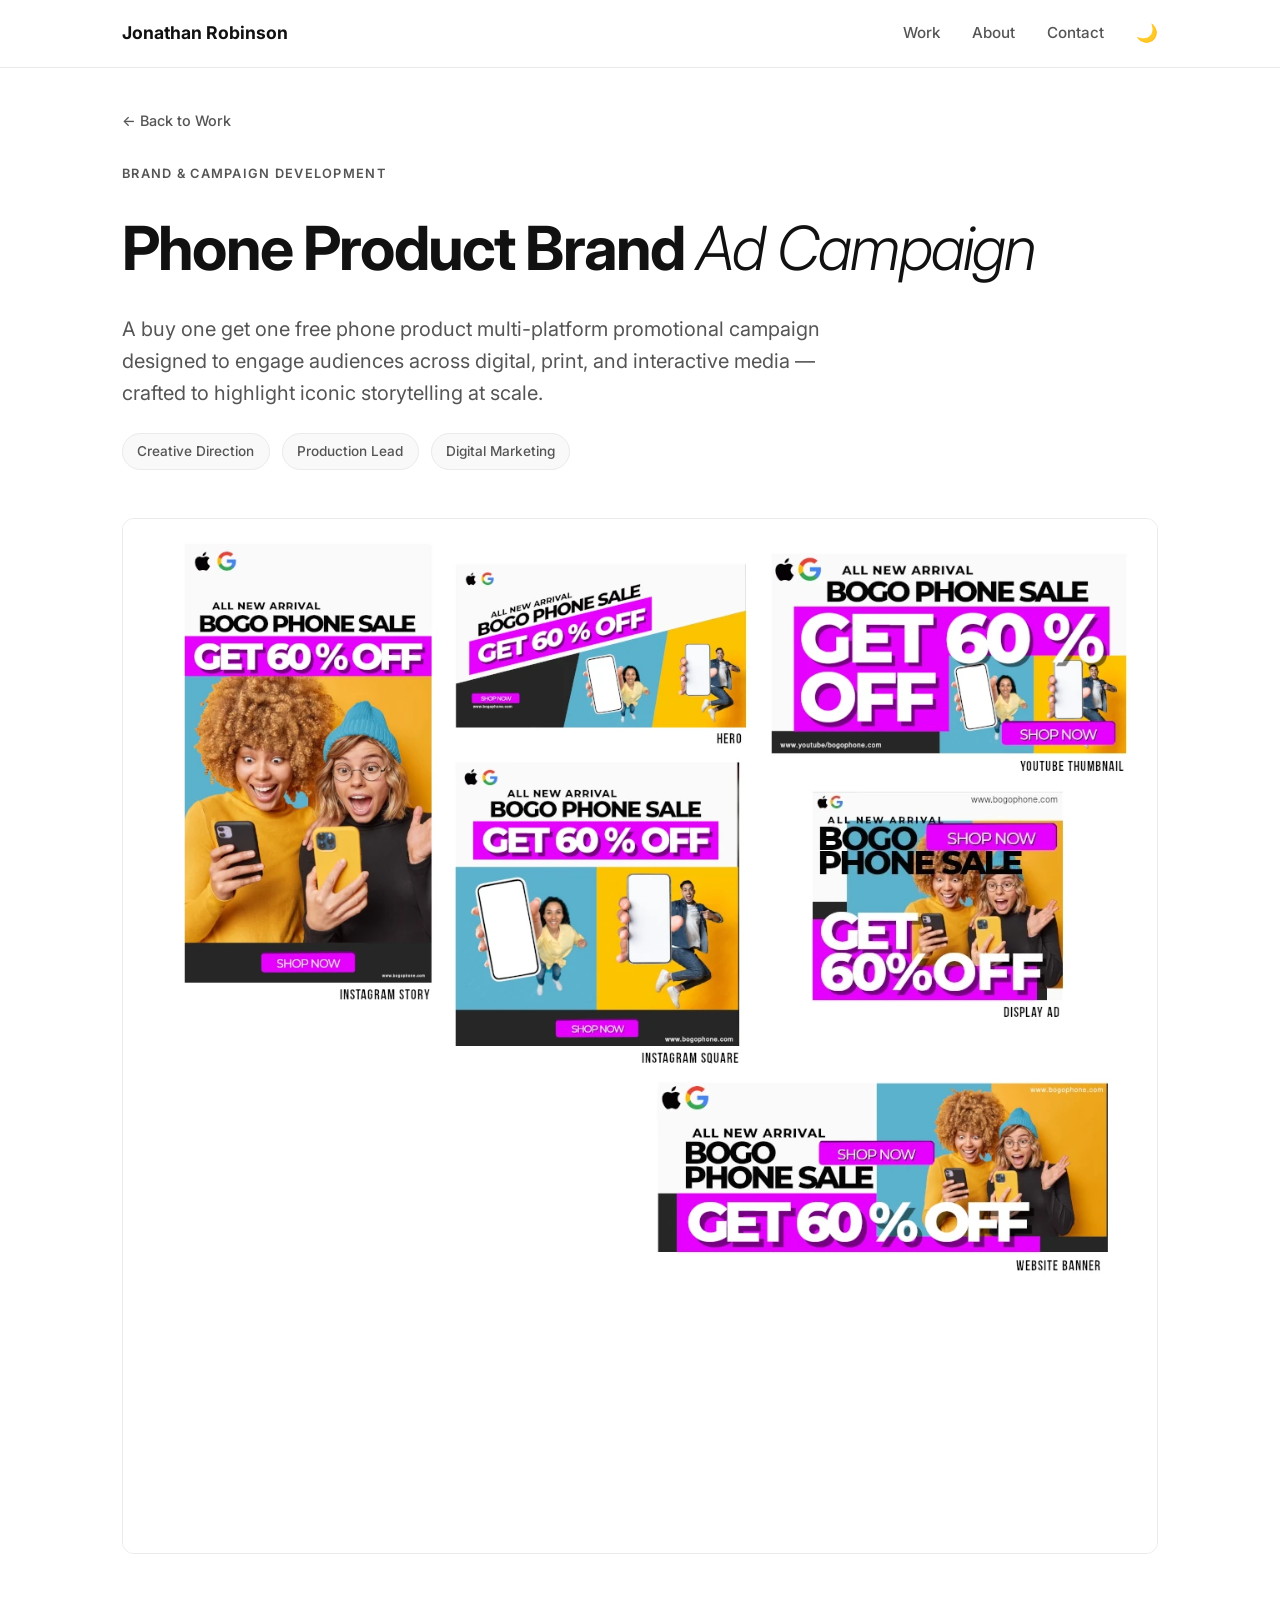
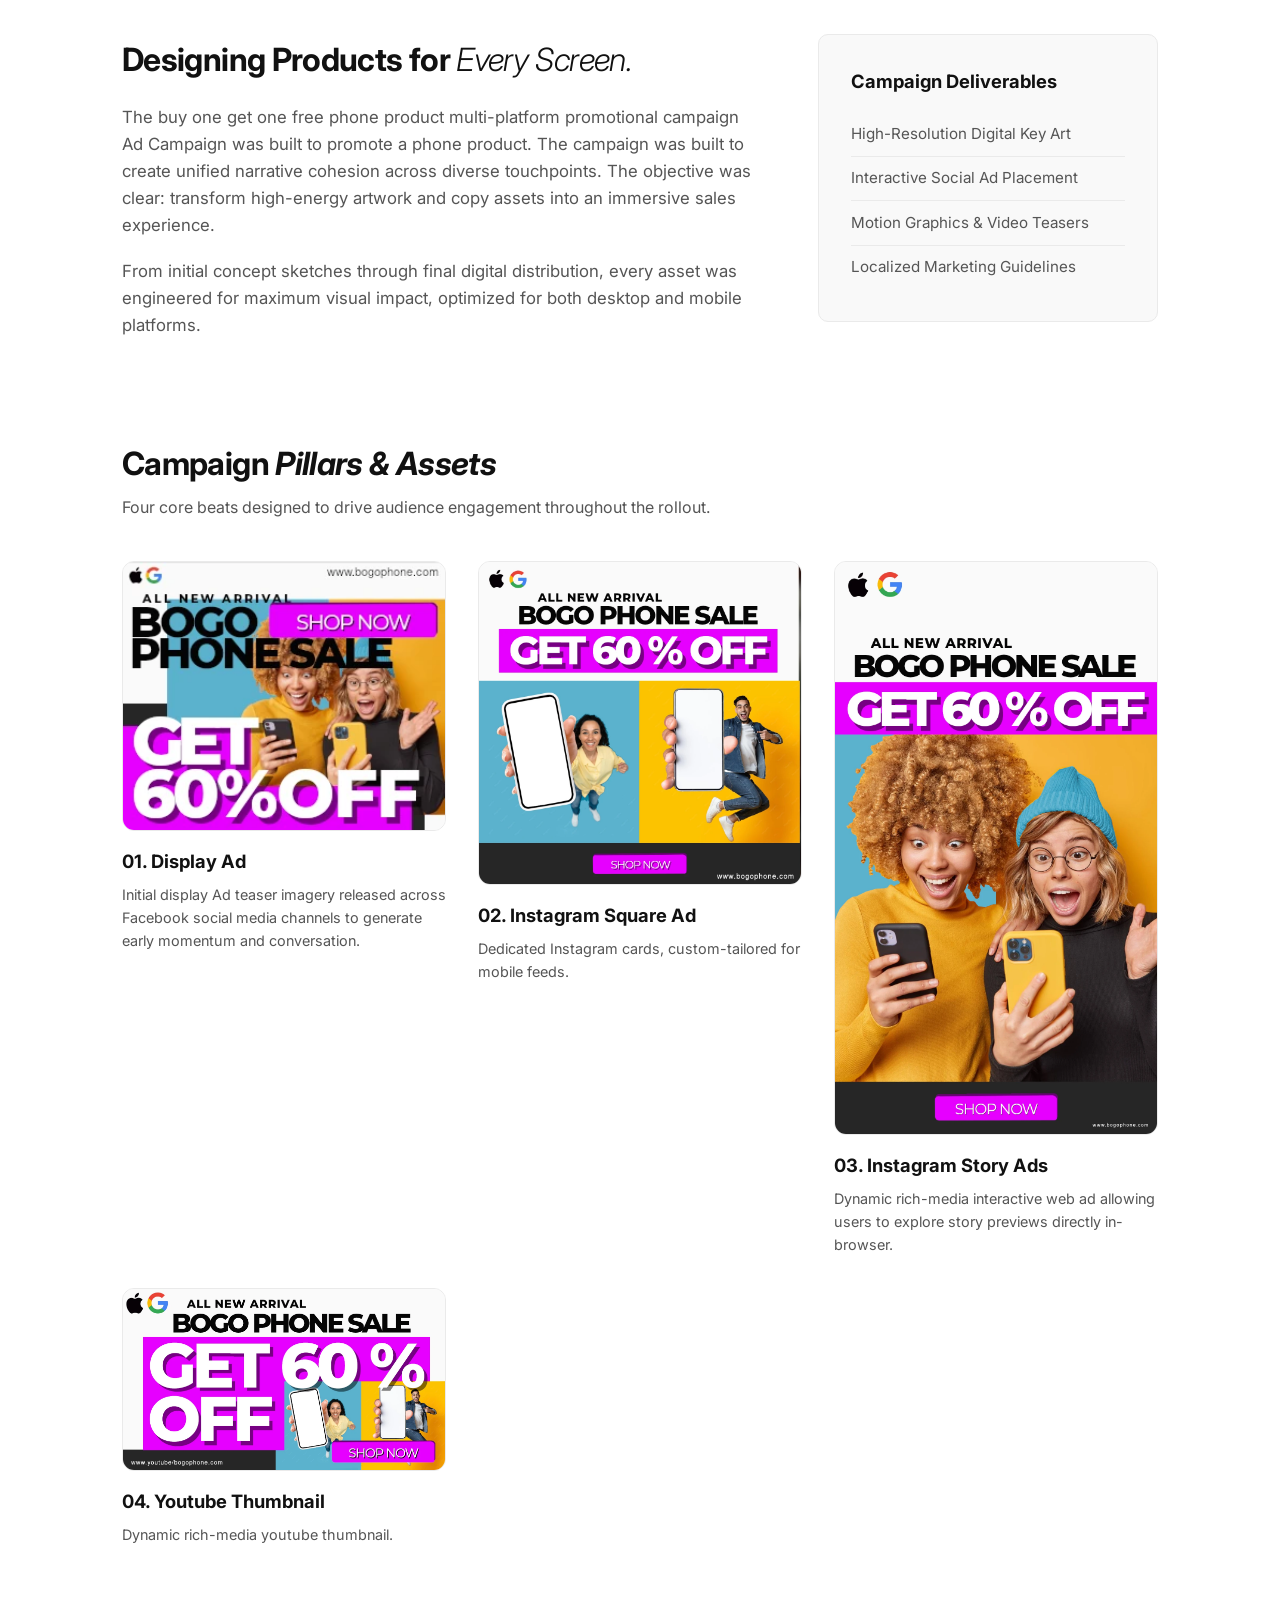
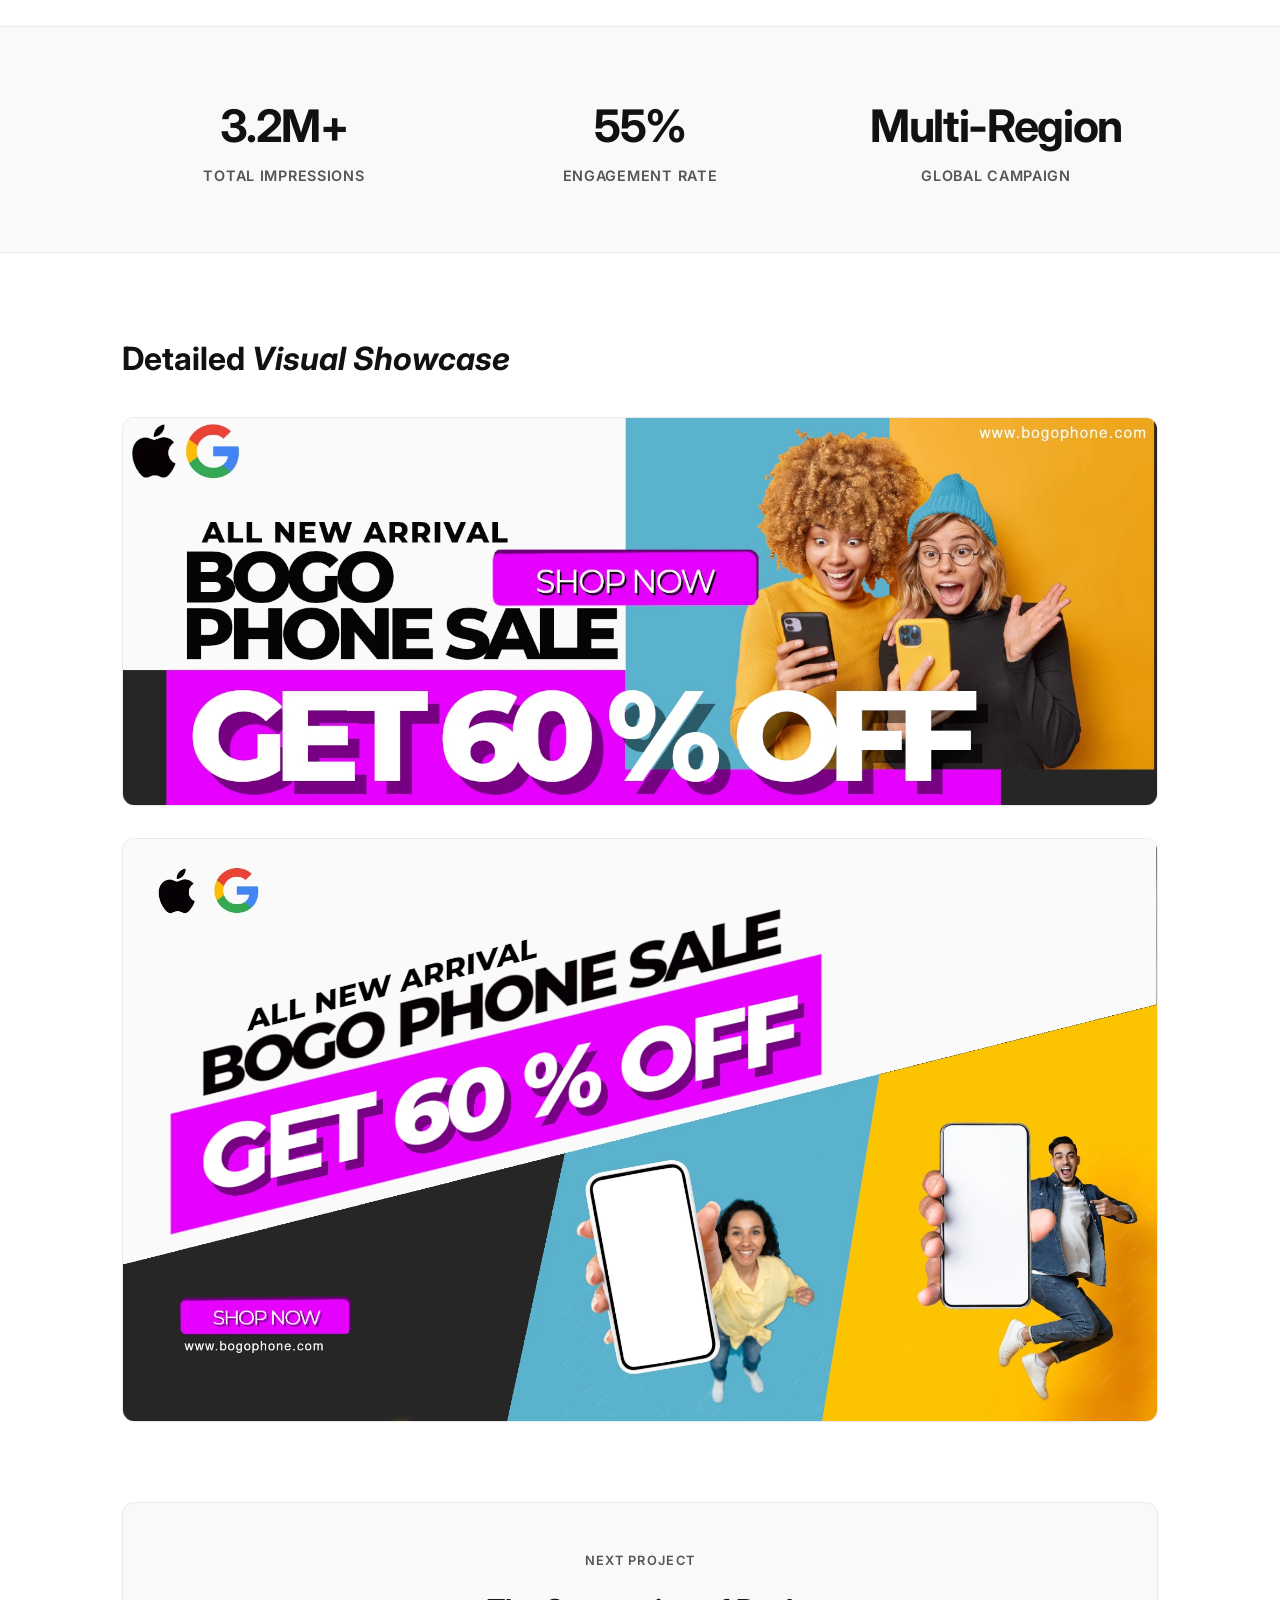
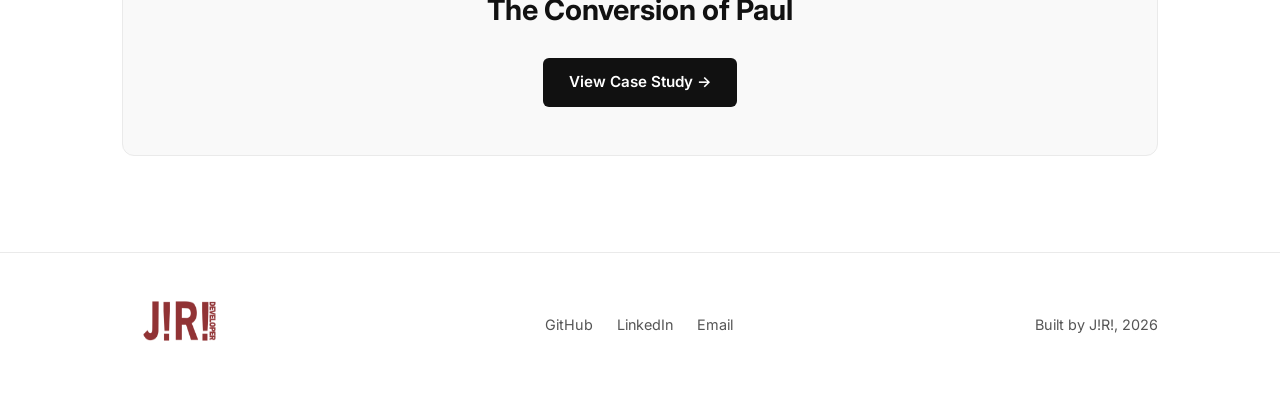
<file: work/sale1.html>
<!DOCTYPE html>
<html lang="en">
<head>
    <meta charset="UTF-8">
    <meta name="viewport" content="width=device-width, initial-scale=1.0">
    <title>Marvel Campaign — Jonathan Robinson</title>
    <link rel="icon" type="image/png" href="../favicon.png">
    <!-- Relative path back up to root style.css -->
    <link rel="stylesheet" href="../style.css">
    <link rel="preconnect" href="https://fonts.googleapis.com">
    <link rel="preconnect" href="https://fonts.gstatic.com" crossorigin>
    <link href="https://fonts.googleapis.com/css2?family=Inter:wght@300;400;500;600;700&display=swap" rel="stylesheet">
</head>
<body>

    <!-- Header / Navigation -->
    <header class="site-header">
        <div class="container nav-container">
            <a href="../index.html" class="logo">Jonathan Robinson</a>
            <nav class="nav-links">
                <a href="../work.html" class="active">Work</a>
                <a href="../index.html#about">About</a>
                <a href="../index.html#contact" class="nav-cta">Contact</a>
                <button id="theme-toggle" aria-label="Toggle dark mode">🌙</button>
            </nav>
        </div>
    </header>

    <main class="case-study-main">
        
        <!-- Back Link Navigation -->
        <div class="container">
            <a href="../work.html" class="back-link">&larr; Back to Work</a>
        </div>

        <!-- Section 1: Hero Header -->
        <section class="case-hero container">
            <span class="sub-headline">Brand &amp; Campaign Development</span>
            <h1>Phone Product Brand <em>Ad Campaign</em></h1>
            <p class="case-hero-lead">
                A buy one get one free phone product multi-platform promotional campaign designed to engage audiences across digital, print, and interactive media — crafted to highlight iconic storytelling at scale.
            </p>
            <div class="role-tags">
                <span class="role-badge">Creative Direction</span>
                <span class="role-badge">Production Lead</span>
                <span class="role-badge">Digital Marketing</span>
            </div>
        </section>

        <!-- Section 2: Image 1 (Large Feature Hero Banner) -->
        <section class="case-banner-section container">
            <div class="case-media-frame large-banner">                
                <img src="0.sale1 showcase.webp" alt="BOGO Phone Ad Full Width Showcase 2" width="1200" height="675">
            </div>
        </section>

        <!-- Section 3: Narrative & Campaign Breakdown -->
        <section class="case-body-section container">
            <div class="case-grid-split">
                <div class="case-copy">
                    <h2>Designing Products for <em>Every Screen.</em></h2>
                    <p>
                        The buy one get one free phone product multi-platform promotional campaign Ad Campaign was built to promote a phone product. The campaign was built to create unified narrative cohesion across diverse touchpoints. The objective was clear: transform high-energy artwork and copy assets into an immersive sales experience.
                    </p>
                    <p>
                        From initial concept sketches through final digital distribution, every asset was engineered for maximum visual impact, optimized for both desktop and mobile platforms.
                    </p>
                </div>
                <div class="case-sidebar-card">
                    <h3>Campaign Deliverables</h3>
                    <ul class="deliverables-list">
                        <li>High-Resolution Digital Key Art</li>
                        <li>Interactive Social Ad Placement</li>
                        <li>Motion Graphics &amp; Video Teasers</li>
                        <li>Localized Marketing Guidelines</li>
                    </ul>
                </div>
            </div>
        </section>

        <!-- Section 4: Images 2, 3, 4, 5 (4-Card Campaign Beats Grid) -->
        <section class="case-gallery-section container">
            <h2>Campaign <em>Pillars &amp; Assets</em></h2>
            <p class="section-subtext">Four core beats designed to drive audience engagement throughout the rollout.</p>
            
            <div class="case-beats-grid">
                <!-- Image 2 -->
                <div class="beat-card">
                    <div class="case-media-frame">
                        <img src="6.display ad sale1.webp" alt="BOGO Phone display Ad Full Width Showcase 2" width="1200" height="675">
                    </div>
                    <h3>01. Display Ad</h3>
                    <p>Initial display Ad teaser imagery released across Facebook social media channels to generate early momentum and conversation.</p>
                </div>

                <!-- Image 3 -->
                <div class="beat-card">
                    <div class="case-media-frame">
                        <img src="2.sale ad instagram sqare.webp" alt="BOGO Phone instagram square" width="600" height="375">
                    </div>
                    <h3>02. Instagram Square Ad</h3>
                    <p>Dedicated Instagram cards, custom-tailored for mobile feeds.</p>
                </div>

                <!-- Image 4 -->
                <div class="beat-card">
                    <div class="case-media-frame">
                        <img src="3.instagram story sale1.webp" alt="BOGO Phone instagram story" width="600" height="375">
                    </div>
                    <h3>03. Instagram Story Ads</h3>
                    <p>Dynamic rich-media interactive web ad allowing users to explore story previews directly in-browser.</p>
                </div>

                <!-- Image 5 -->
                <div class="beat-card">
                    <div class="case-media-frame">
                        <img src="4.youtube thumbnail sale1.webp" alt="BOGO Phone youtube thumbnail" width="600" height="375">
                    </div>
                    <h3>04. Youtube Thumbnail</h3>
                    <p>Dynamic rich-media youtube thumbnail.</p>
                </div>
            </div>
        </section>

        <!-- Section 5: Campaign Impact Statistics -->
        <section class="case-stats-section">
            <div class="container stats-grid">
                <div class="stat-box">
                    <span class="stat-number">3.2M+</span>
                    <span class="stat-label">Total Impressions</span>
                </div>
                <div class="stat-box">
                    <span class="stat-number">55%</span>
                    <span class="stat-label">Engagement Rate</span>
                </div>
                <div class="stat-box">
                    <span class="stat-number">Multi-Region</span>
                    <span class="stat-label">Global Campaign</span>
                </div>
            </div>
        </section>

        <!-- Section 6: Images 6 & 7 (Large Showcase Banners) -->
        <section class="case-showcase-section container">
            <h2>Detailed <em>Visual Showcase</em></h2>
            
            <!-- Image 6 -->
            <div class="case-media-frame large-banner showcase-margin">
                <img src="5.website Banner sale1.webp" alt="BOGO phone sale large banner" width="1200" height="675">
            </div>

            <!-- Image 7 -->
            <div class="case-media-frame large-banner">                
                <img src="1.sale1 ad hero.webp" alt="Marvel Campaign Hero Banner" width="1200" height="675">
            </div>
        </section>

        <!-- Section 7: Next Case Study Footer Link -->
        <section class="next-case-section container">
            <div class="next-case-box">
                <span class="sub-headline">Next Project</span>
                <h3>The Conversion of Paul</h3>
                <a href="conversion-of-paul.html" class="btn btn-primary">View Case Study &rarr;</a>
            </div>
        </section>

    </main>

    <!-- Footer with Logo in Bottom Left -->
<footer class="site-footer">
    <div class="container footer-flex">
        <a href="../index.html" class="footer-logo-link" title="Back to home">
            <img src="../logo_front_JRR.webp" alt="Jonathan Robinson Logo" class="footer-logo-img" width="120" height="40">
        </a>
        <div class="social-links">
            <a href="https://github.com" target="_blank">GitHub</a>
            <a href="https://linkedin.com" target="_blank">LinkedIn</a>
            <a href="mailto:your-email@example.com">Email</a>
        </div>
        <p class="copyright">Built by J!R!, 2026</p>
    </div>
</footer>

    <!-- Theme Toggle Script -->
    <script>
        const toggleBtn = document.getElementById('theme-toggle');
        toggleBtn.addEventListener('click', () => {
            document.body.classList.toggle('dark-mode');
            toggleBtn.textContent = document.body.classList.contains('dark-mode') ? '☀️' : '🌙';
        });
    </script>
</body>
</html>
</file>
<file: style.css>
:root {
    --bg-color: #ffffff;
    --text-primary: #111111;
    --text-secondary: #555555;
    --accent-color: #000000;
    --card-bg: #f9f9f9;
    --border-color: #eaeaea;
    --max-width: 1100px;
}

body.dark-mode {
    --bg-color: #0f1115;
    --text-primary: #f0f2f5;
    --text-secondary: #9aa0a6;
    --accent-color: #ffffff;
    --card-bg: #181b22;
    --border-color: #2d3139;
}

* {
    box-sizing: border-box;
    margin: 0;
    padding: 0;
}

body {
    font-family: 'Inter', sans-serif, -apple-system, sans-serif;
    background-color: var(--bg-color);
    color: var(--text-primary);
    line-height: 1.6;
    transition: background 0.3s ease, color 0.3s ease;
}

.container {
    max-width: var(--max-width);
    margin: 0 auto;
    padding: 0 2rem;
}

/* Header */
.site-header {
    position: sticky;
    top: 0;
    background: var(--bg-color);
    border-bottom: 1px solid var(--border-color);
    z-index: 100;
    padding: 1.2rem 0;
}

.nav-container {
    display: flex;
    justify-content: space-between;
    align-items: center;
}

.logo {
    font-weight: 700;
    font-size: 1.1rem;
    color: var(--text-primary);
    text-decoration: none;
}

.nav-links {
    display: flex;
    align-items: center;
    gap: 2rem;
}

.nav-links a {
    text-decoration: none;
    color: var(--text-secondary);
    font-weight: 500;
    font-size: 0.95rem;
    transition: color 0.2s;
}

.nav-links a:hover {
    color: var(--text-primary);
}

#theme-toggle {
    background: none;
    border: none;
    cursor: pointer;
    font-size: 1.1rem;
}

/* Hero Section with Headshot */
.hero {
    padding: 5rem 0 4rem 0;
}

.hero-container {
    display: flex;
    align-items: center;
    justify-content: space-between;
    gap: 3rem;
}

.hero-text {
    flex: 1.2;
}

.sub-headline {
    text-transform: uppercase;
    font-size: 0.8rem;
    letter-spacing: 0.1em;
    font-weight: 600;
    color: var(--text-secondary);
    display: block;
    margin-bottom: 1rem;
}

.hero h1 {
    font-size: clamp(2.5rem, 5vw, 4rem);
    font-weight: 700;
    letter-spacing: -0.03em;
    margin-bottom: 1.5rem;
}

.hero-description {
    font-size: 1.25rem;
    color: var(--text-secondary);
    max-width: 650px;
    margin-bottom: 2rem;
}

.hero-actions {
    display: flex;
    gap: 1rem;
}

.hero-image {
    flex: 0.8;
    display: flex;
    justify-content: flex-end;
}

.hero-image img {
    width: 100%;
    max-width: 320px;
    height: auto;
    aspect-ratio: 1 / 1;
    object-fit: cover;
    border-radius: 12px;
    border: 1px solid var(--border-color);
    box-shadow: 0 10px 25px -5px rgba(0, 0, 0, 0.05);
}

/* Buttons */
.btn {
    display: inline-block;
    padding: 0.8rem 1.6rem;
    border-radius: 6px;
    font-weight: 600;
    text-decoration: none;
    font-size: 0.95rem;
    transition: opacity 0.2s;
}

.btn-primary {
    background: var(--text-primary);
    color: var(--bg-color);
}

.btn-secondary {
    background: var(--card-bg);
    color: var(--text-primary);
    border: 1px solid var(--border-color);
}

.btn:hover {
    opacity: 0.85;
}

/* Press Strip */
.press-strip {
    border-top: 1px solid var(--border-color);
    border-bottom: 1px solid var(--border-color);
    padding: 1.5rem 0;
    margin-bottom: 4rem;
}

.press-logos {
    display: flex;
    justify-content: space-between;
    align-items: center;
    color: var(--text-secondary);
    font-size: 0.9rem;
    font-weight: 500;
    flex-wrap: wrap;
    gap: 1rem;
}

/* Services */
.services {
    display: grid;
    grid-template-columns: repeat(auto-fit, minmax(300px, 1fr));
    gap: 2rem;
    margin-bottom: 6rem;
}

.service-card {
    background: var(--card-bg);
    border: 1px solid var(--border-color);
    padding: 2.5rem;
    border-radius: 8px;
}

.service-card h3 {
    font-size: 1.25rem;
    margin-bottom: 1rem;
}

.service-card p {
    color: var(--text-secondary);
    font-size: 0.95rem;
}

/* Spotlight Section */
.spotlight-section {
    background: var(--card-bg);
    border-top: 1px solid var(--border-color);
    border-bottom: 1px solid var(--border-color);
    padding: 6rem 0;
    margin-bottom: 6rem;
}

.section-tag {
    font-size: 0.85rem;
    font-weight: 600;
    text-transform: uppercase;
    letter-spacing: 0.05em;
    color: var(--text-secondary);
    margin-bottom: 2rem;
}

.spotlight-grid {
    display: grid;
    grid-template-columns: 1.1fr 0.9fr;
    gap: 4rem;
    align-items: center;
}

.spotlight-content h2 {
    font-size: 2.2rem;
    margin-bottom: 1rem;
    letter-spacing: -0.02em;
}

.spotlight-lead {
    font-size: 1.1rem;
    font-weight: 500;
    margin-bottom: 1rem;
}

.spotlight-content p {
    color: var(--text-secondary);
    margin-bottom: 1.5rem;
}

.spotlight-stats {
    display: flex;
    gap: 2rem;
    margin-bottom: 2rem;
    font-size: 0.9rem;
}

.visual-placeholder {
    width: 100%;
    aspect-ratio: 16/10;
    background: var(--border-color);
    border-radius: 8px;
    display: flex;
    align-items: center;
    justify-content: center;
    color: var(--text-secondary);
    font-size: 0.9rem;
}

/* Selected Work */
.selected-work h3 {
    font-size: 1.8rem;
    margin-bottom: 2.5rem;
    letter-spacing: -0.02em;
}

.work-grid {
    display: grid;
    grid-template-columns: repeat(auto-fit, minmax(320px, 1fr));
    gap: 2rem;
    margin-bottom: 6rem;
}

.work-item {
    border: 1px solid var(--border-color);
    border-radius: 8px;
    padding: 1.5rem;
    background: var(--bg-color);
}

.work-thumb {
    width: 100%;
    aspect-ratio: 16/9;
    background: var(--card-bg);
    border-radius: 6px;
    margin-bottom: 1.2rem;
}

.work-category {
    font-size: 0.75rem;
    text-transform: uppercase;
    letter-spacing: 0.05em;
    font-weight: 600;
    color: var(--text-secondary);
    display: block;
    margin-bottom: 0.5rem;
}

.work-item h4 {
    font-size: 1.2rem;
    margin-bottom: 0.5rem;
}

.work-item p {
    color: var(--text-secondary);
    font-size: 0.95rem;
}

/* About Section */
.about-section {
    padding: 4rem 0 6rem 0;
    border-top: 1px solid var(--border-color);
}

.about-grid {
    display: grid;
    grid-template-columns: 1.2fr 0.8fr;
    gap: 4rem;
}

.about-grid h2 {
    font-size: 2rem;
    margin-bottom: 1.5rem;
}

.about-grid p {
    color: var(--text-secondary);
    margin-bottom: 1.2rem;
}

.about-card {
    background: var(--card-bg);
    border: 1px solid var(--border-color);
    padding: 2rem;
    border-radius: 8px;
}

.about-card h4 {
    margin-bottom: 1rem;
    font-size: 1.1rem;
}

.skills-list {
    list-style: none;
}

.skills-list li {
    padding: 0.5rem 0;
    border-bottom: 1px solid var(--border-color);
    color: var(--text-secondary);
    font-size: 0.95rem;
}

.skills-list li:last-child {
    border-bottom: none;
}

/* Contact Section */
.contact-section {
    background: var(--card-bg);
    border-top: 1px solid var(--border-color);
    padding: 6rem 0;
}

.text-center {
    text-align: center;
}

.contact-section h2 {
    font-size: 2.2rem;
    margin-bottom: 1rem;
}

.contact-section p {
    color: var(--text-secondary);
    margin-bottom: 2rem;
}

/* Footer */
.site-footer {
    border-top: 1px solid var(--border-color);
    padding: 3rem 0;
}

.footer-flex {
    display: flex;
    justify-content: space-between;
    align-items: center;
    color: var(--text-secondary);
    font-size: 0.9rem;
    flex-wrap: wrap;
    gap: 1rem;
}

.social-links {
    display: flex;
    gap: 1.5rem;
}

.social-links a {
    color: var(--text-secondary);
    text-decoration: none;
}

.social-links a:hover {
    color: var(--text-primary);
}

/* Mobile Responsiveness */
@media (max-width: 768px) {
    .hero-container {
        flex-direction: column-reverse;
        gap: 2rem;
    }
    .hero-image {
        justify-content: flex-start;
    }
    .hero-image img {
        max-width: 220px;
    }
    .spotlight-grid, .about-grid {
        grid-template-columns: 1fr;
        gap: 2rem;
    }
}
/* Project Spotlight Image Styling */
.spotlight-visual a {
    display: block;
    overflow: hidden;
    border-radius: 8px;
    border: 1px solid var(--border-color);
    transition: transform 0.2s ease, border-color 0.2s ease;
}

.spotlight-visual a:hover {
    transform: translateY(-2px);
    border-color: var(--text-secondary);
}

.spotlight-img {
    width: 100%;
    height: auto;
    aspect-ratio: 16 / 10;
    object-fit: cover;
    display: block;
}
/* Work Grid Item Styling */
.work-item {
    border: 1px solid var(--border-color);
    border-radius: 8px;
    padding: 1.25rem;
    background: var(--bg-color);
    transition: transform 0.2s ease, border-color 0.2s ease;
}

.work-item:hover {
    border-color: var(--text-secondary);
}

/* Image Thumbnail Link Wrapper */
.work-thumb-link {
    display: block;
    overflow: hidden;
    border-radius: 6px;
    margin-bottom: 1rem;
}

/* Thumbnail Image Display */
.work-thumb-img {
    width: 100%;
    height: auto;
    aspect-ratio: 16 / 9;
    object-fit: cover;
    display: block;
    transition: transform 0.3s ease;
}

.work-item:hover .work-thumb-img {
    transform: scale(1.03); /* Subtle zoom effect on hover */
}

/* Typography & Links */
.work-item h4 a {
    color: var(--text-primary);
    text-decoration: none;
}

.work-item h4 a:hover {
    text-decoration: underline;
}
/* Work Page Specific Styles */
.work-page-main {
    padding: 4rem 0 6rem 0;
}

.work-header {
    margin-bottom: 3.5rem;
}

.work-header h1 {
    font-size: clamp(2.2rem, 4vw, 3.2rem);
    letter-spacing: -0.03em;
    margin-bottom: 0.8rem;
}

.work-header p {
    font-size: 1.15rem;
    color: var(--text-secondary);
    max-width: 600px;
}

.work-spotlight-card {
    background: var(--card-bg);
    border: 1px solid var(--border-color);
    border-radius: 12px;
    overflow: hidden;
    display: grid;
    grid-template-columns: 1.3fr 0.9fr;
    gap: 3rem;
    align-items: center;
    padding: 2.5rem;
    margin-bottom: 4rem;
}

.spotlight-feature-img {
    width: 100%;
    height: auto;
    aspect-ratio: 16 / 10;
    object-fit: cover;
    border-radius: 8px;
    display: block;
}

.work-spotlight-info h2 {
    font-size: 1.8rem;
    margin: 0.6rem 0 1rem 0;
    letter-spacing: -0.02em;
}

.work-spotlight-info p {
    color: var(--text-secondary);
    margin-bottom: 1.5rem;
    font-size: 1rem;
}

.work-category-section {
    margin-bottom: 4rem;
}

.category-title {
    font-size: 1.4rem;
    letter-spacing: -0.02em;
    margin-bottom: 1.8rem;
    padding-bottom: 0.6rem;
    border-bottom: 1px solid var(--border-color);
}

@media (max-width: 768px) {
    .work-spotlight-card {
        grid-template-columns: 1fr;
        padding: 1.5rem;
        gap: 1.5rem;
    }
}
/* Category Header Layout */
.category-header-wrap {
    display: flex;
    justify-content: space-between;
    align-items: center;
    border-bottom: 1px solid var(--border-color);
    margin-bottom: 1.8rem;
    padding-bottom: 0.6rem;
}

.category-title {
    font-size: 1.4rem;
    letter-spacing: -0.02em;
    margin: 0;
    border-bottom: none;
    padding-bottom: 0;
}

.category-count {
    font-size: 0.9rem;
    color: var(--text-secondary);
    font-weight: 500;
}

/* Horizontal Scroll Container Track */
.scrollable-work-track {
    display: grid;
    grid-auto-flow: column;
    grid-auto-columns: calc(25% - 1.125rem); /* Exactly fits ~4 items in view */
    gap: 1.5rem;
    overflow-x: auto;
    padding-bottom: 1.5rem;
    scrollbar-width: thin;
    scrollbar-color: var(--border-color) transparent;
}

/* Individual Card Sizing inside Horizontal Track */
.work-item-scroll {
    border: 1px solid var(--border-color);
    border-radius: 8px;
    padding: 1.25rem;
    background: var(--bg-color);
    transition: transform 0.2s ease, border-color 0.2s ease;
}

.work-item-scroll:hover {
    border-color: var(--text-secondary);
}

.work-item-scroll h4 a {
    color: var(--text-primary);
    text-decoration: none;
}

.work-item-scroll h4 a:hover {
    text-decoration: underline;
}

.work-item-scroll p {
    color: var(--text-secondary);
    font-size: 0.85rem;
    margin-top: 0.3rem;
}

/* Responsive adjustment for tablets and mobile */
@media (max-width: 1024px) {
    .scrollable-work-track {
        grid-auto-columns: calc(45% - 1rem); /* 2 items visible */
    }
}

@media (max-width: 640px) {
    .scrollable-work-track {
        grid-auto-columns: calc(85% - 1rem); /* 1 item visible with peek */
    }
}
/* ==========================================================================
   Case Study Pages Styling
   ========================================================================== */

.case-study-main {
    padding-top: 2.5rem;
}

.back-link {
    display: inline-block;
    color: var(--text-secondary);
    text-decoration: none;
    font-size: 0.9rem;
    font-weight: 500;
    margin-bottom: 2rem;
    transition: color 0.2s;
}

.back-link:hover {
    color: var(--text-primary);
}

.case-hero {
    margin-bottom: 3rem;
}

.case-hero h1 {
    font-size: clamp(2.5rem, 5vw, 3.8rem);
    letter-spacing: -0.03em;
    margin-bottom: 1rem;
}

.case-hero h1 em {
    font-style: italic;
    font-weight: 300;
}

.case-hero-lead {
    font-size: 1.25rem;
    color: var(--text-secondary);
    max-width: 750px;
    margin-bottom: 1.5rem;
}

.role-tags {
    display: flex;
    gap: 0.75rem;
    flex-wrap: wrap;
}

.role-badge {
    background: var(--card-bg);
    border: 1px solid var(--border-color);
    padding: 0.4rem 0.9rem;
    border-radius: 20px;
    font-size: 0.85rem;
    font-weight: 500;
    color: var(--text-secondary);
}

/* Media Frame Containers for Images */
.case-media-frame {
    border-radius: 12px;
    overflow: hidden;
    border: 1px solid var(--border-color);
    background: var(--card-bg);
}

.case-media-frame img {
    width: 100%;
    height: auto;
    display: block;
    object-fit: cover;
}

.case-banner-section {
    margin-bottom: 5rem;
}

/* Two-Column Copy Split */
.case-body-section {
    margin-bottom: 5rem;
}

.case-grid-split {
    display: grid;
    grid-template-columns: 1.3fr 0.7fr;
    gap: 4rem;
    align-items: start;
}

.case-copy h2 {
    font-size: 2rem;
    letter-spacing: -0.02em;
    margin-bottom: 1.2rem;
}

.case-copy h2 em {
    font-style: italic;
    font-weight: 300;
}

.case-copy p {
    color: var(--text-secondary);
    font-size: 1.05rem;
    margin-bottom: 1.2rem;
}

.case-sidebar-card {
    background: var(--card-bg);
    border: 1px solid var(--border-color);
    padding: 2rem;
    border-radius: 10px;
}

.case-sidebar-card h3 {
    font-size: 1.15rem;
    margin-bottom: 1rem;
}

.deliverables-list {
    list-style: none;
}

.deliverables-list li {
    padding: 0.6rem 0;
    border-bottom: 1px solid var(--border-color);
    color: var(--text-secondary);
    font-size: 0.95rem;
}

.deliverables-list li:last-child {
    border-bottom: none;
}

/* 4-Beats Image Grid */
.case-gallery-section {
    margin-bottom: 5rem;
}

.case-gallery-section h2 {
    font-size: 2rem;
    letter-spacing: -0.02em;
    margin-bottom: 0.4rem;
}

.section-subtext {
    color: var(--text-secondary);
    margin-bottom: 2.5rem;
}

.case-beats-grid {
    display: grid;
    grid-template-columns: repeat(auto-fit, minmax(260px, 1fr));
    gap: 2rem;
}

.beat-card h3 {
    font-size: 1.15rem;
    margin: 1rem 0 0.4rem 0;
}

.beat-card p {
    color: var(--text-secondary);
    font-size: 0.9rem;
}

/* Stats Strip */
.case-stats-section {
    background: var(--card-bg);
    border-top: 1px solid var(--border-color);
    border-bottom: 1px solid var(--border-color);
    padding: 4rem 0;
    margin-bottom: 5rem;
}

.stats-grid {
    display: grid;
    grid-template-columns: repeat(auto-fit, minmax(200px, 1fr));
    gap: 2rem;
    text-align: center;
}

.stat-number {
    display: block;
    font-size: 2.8rem;
    font-weight: 700;
    letter-spacing: -0.03em;
    color: var(--text-primary);
}

.stat-label {
    font-size: 0.9rem;
    color: var(--text-secondary);
    text-transform: uppercase;
    letter-spacing: 0.05em;
    font-weight: 600;
}

/* Large Showcase Banners */
.case-showcase-section {
    margin-bottom: 5rem;
}

.case-showcase-section h2 {
    font-size: 2rem;
    margin-bottom: 2rem;
}

.showcase-margin {
    margin-bottom: 2rem;
}

/* Next Case Section */
.next-case-section {
    margin-bottom: 6rem;
}

.next-case-box {
    background: var(--card-bg);
    border: 1px solid var(--border-color);
    padding: 3rem;
    border-radius: 12px;
    text-align: center;
}

.next-case-box h3 {
    font-size: 1.8rem;
    margin: 0.5rem 0 1.5rem 0;
}

@media (max-width: 768px) {
    .case-grid-split {
        grid-template-columns: 1fr;
        gap: 2rem;
    }
}
/* Large Square Presentation Showcase (Image Only) */
.presentation-showcase {
    margin-bottom: 5rem;
}

.presentation-card {
    background: var(--card-bg);
    border: 1px solid var(--border-color);
    border-radius: 12px;
    overflow: hidden;
    padding: 2rem;
}

.presentation-image-full a {
    display: block;
    overflow: hidden;
    border-radius: 8px;
    transition: transform 0.2s ease, opacity 0.2s ease;
}

.presentation-image-full a:hover {
    opacity: 0.95;
    transform: scale(1.01);
}

.presentation-image-full img {
    width: 100%;
    height: auto;
    aspect-ratio: 1 / 1; /* Forces a perfect large square presentation block */
    object-fit: cover;
    display: block;
}

/* Mobile Responsiveness */
@media (max-width: 768px) {
    .presentation-card {
        padding: 1rem;
    }
}
</file>
